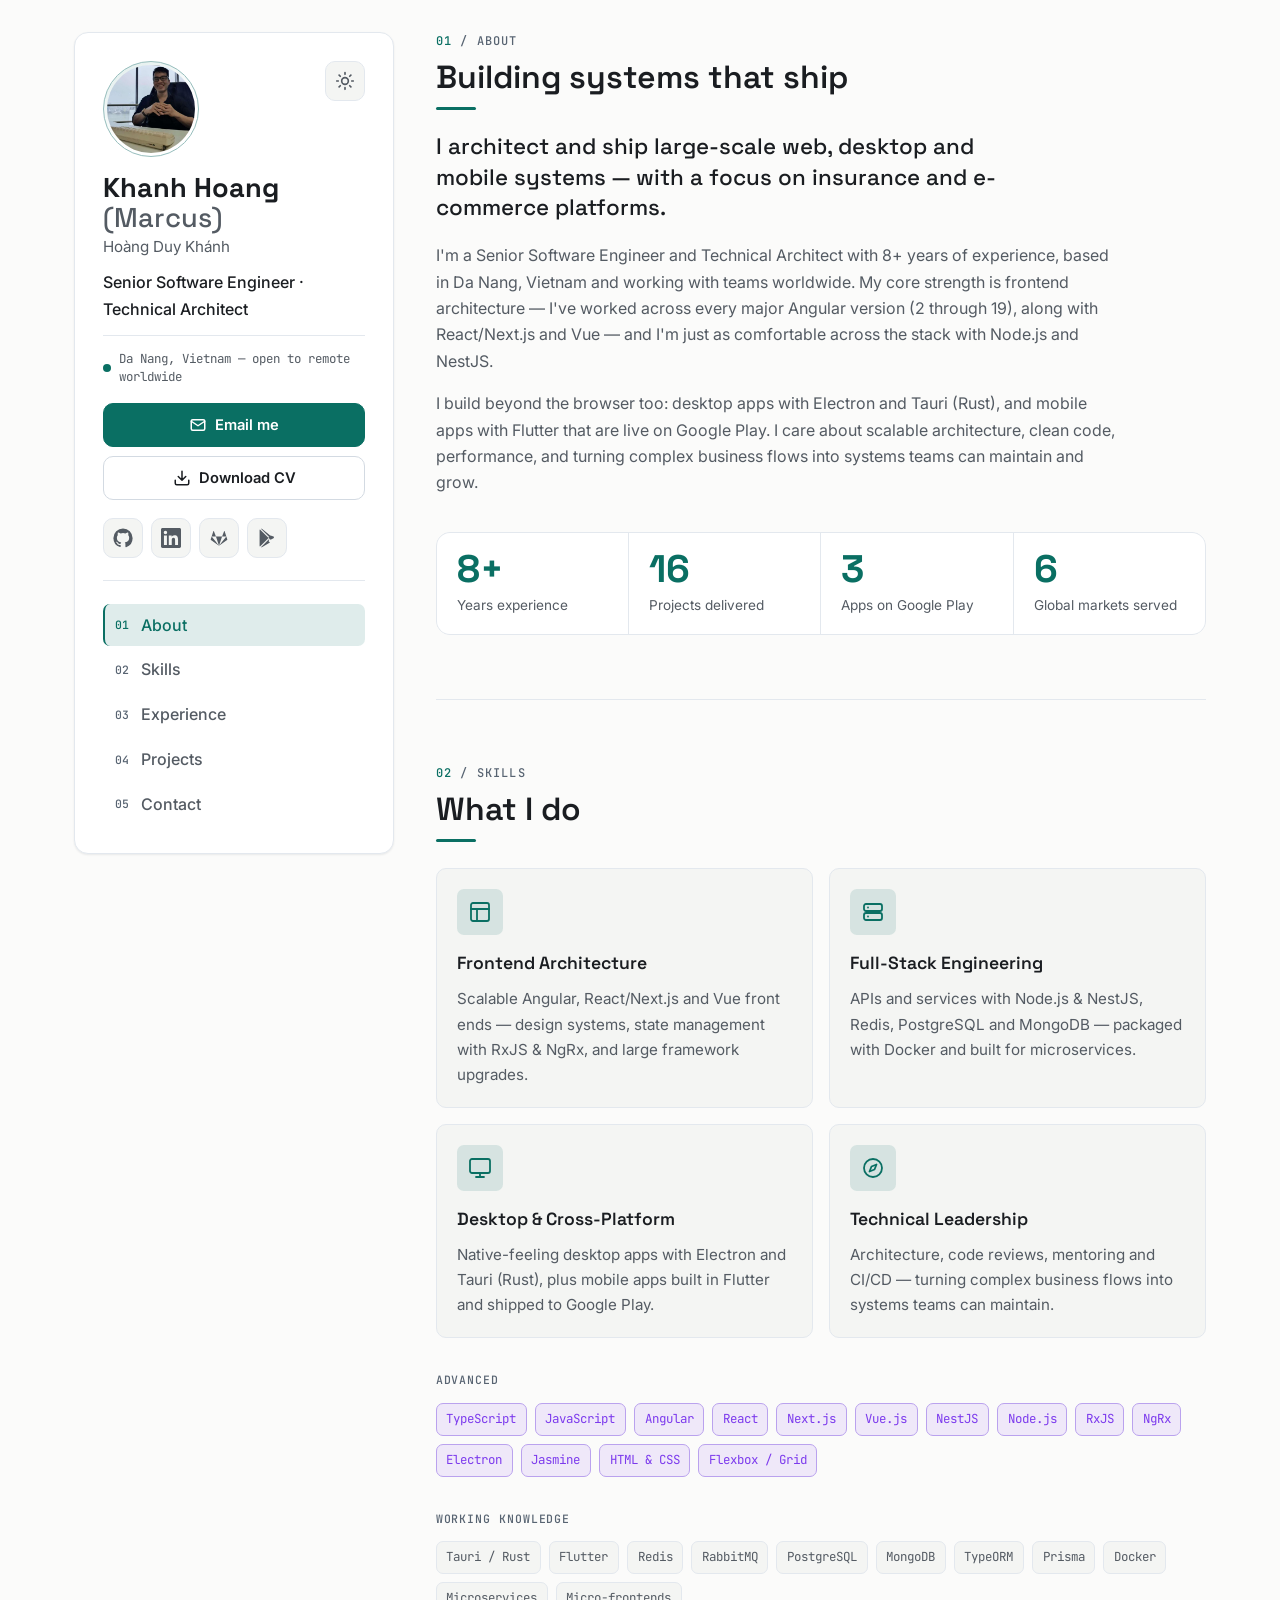
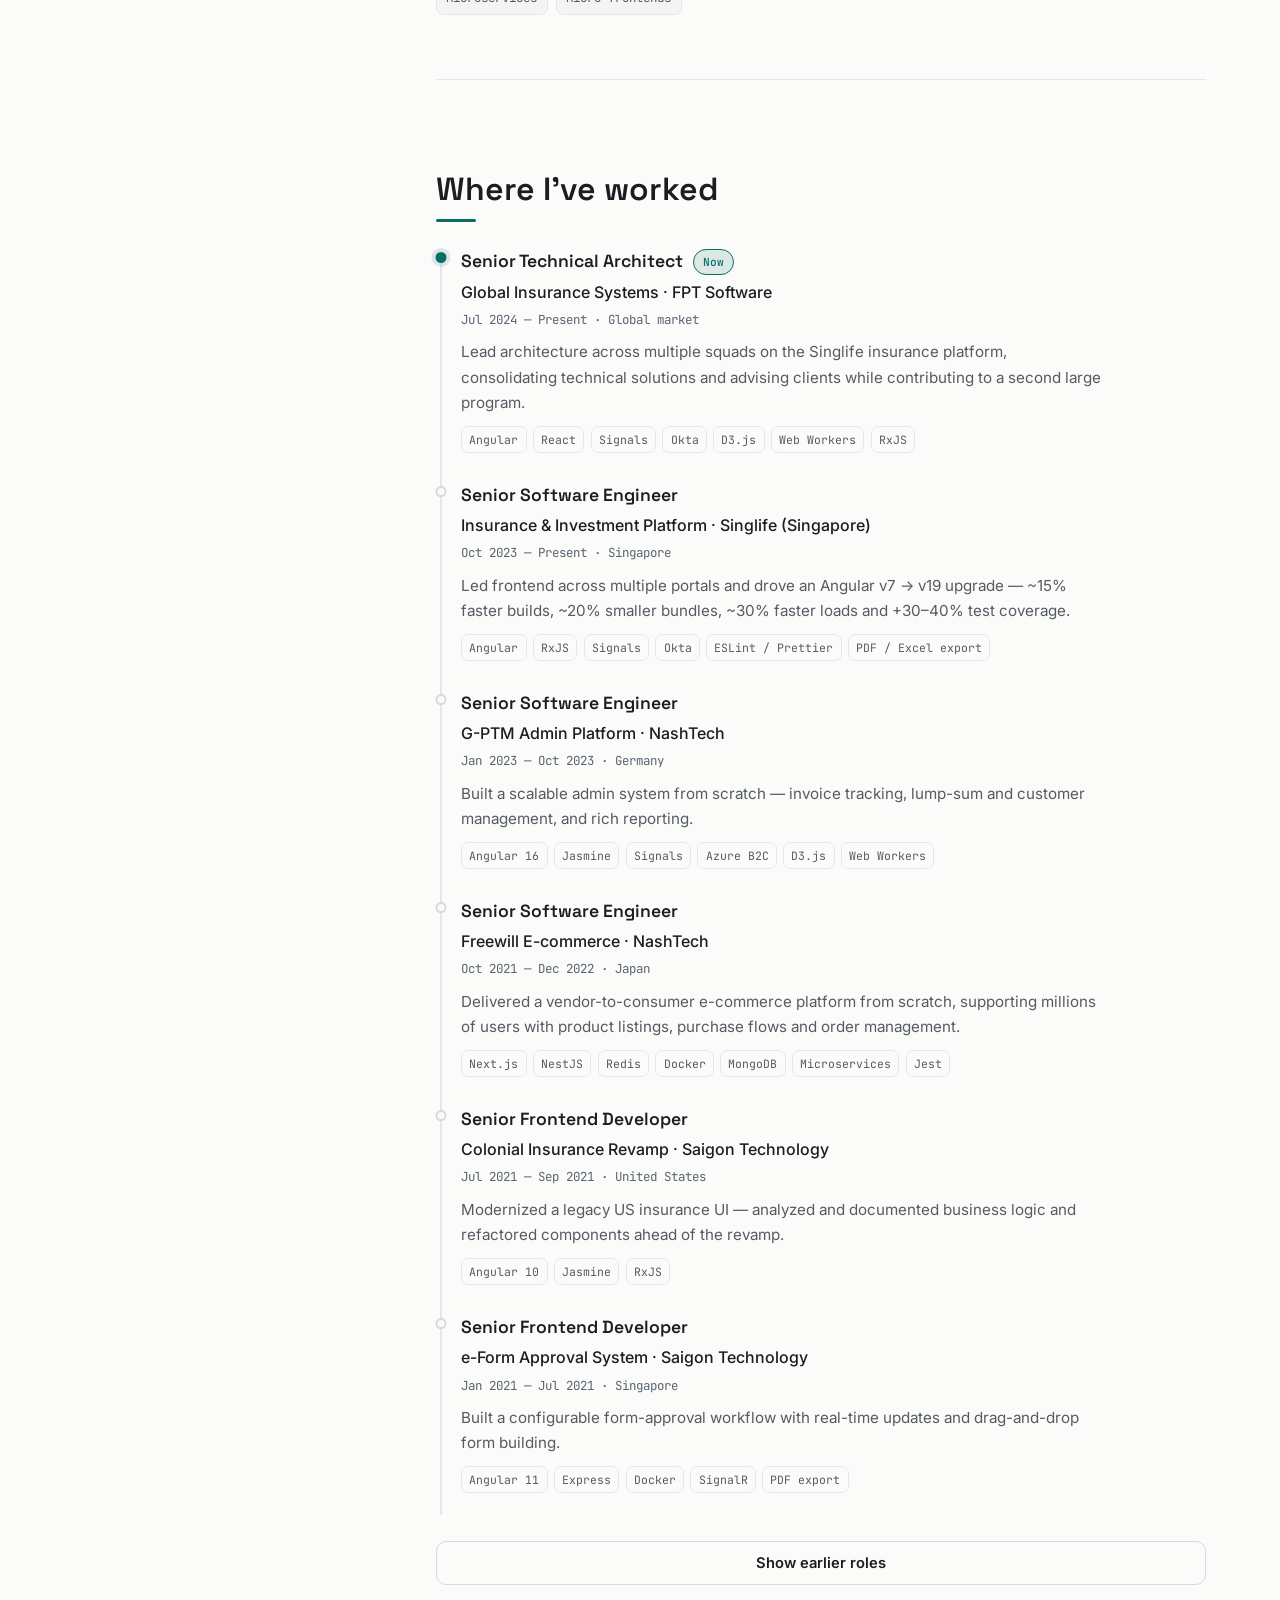
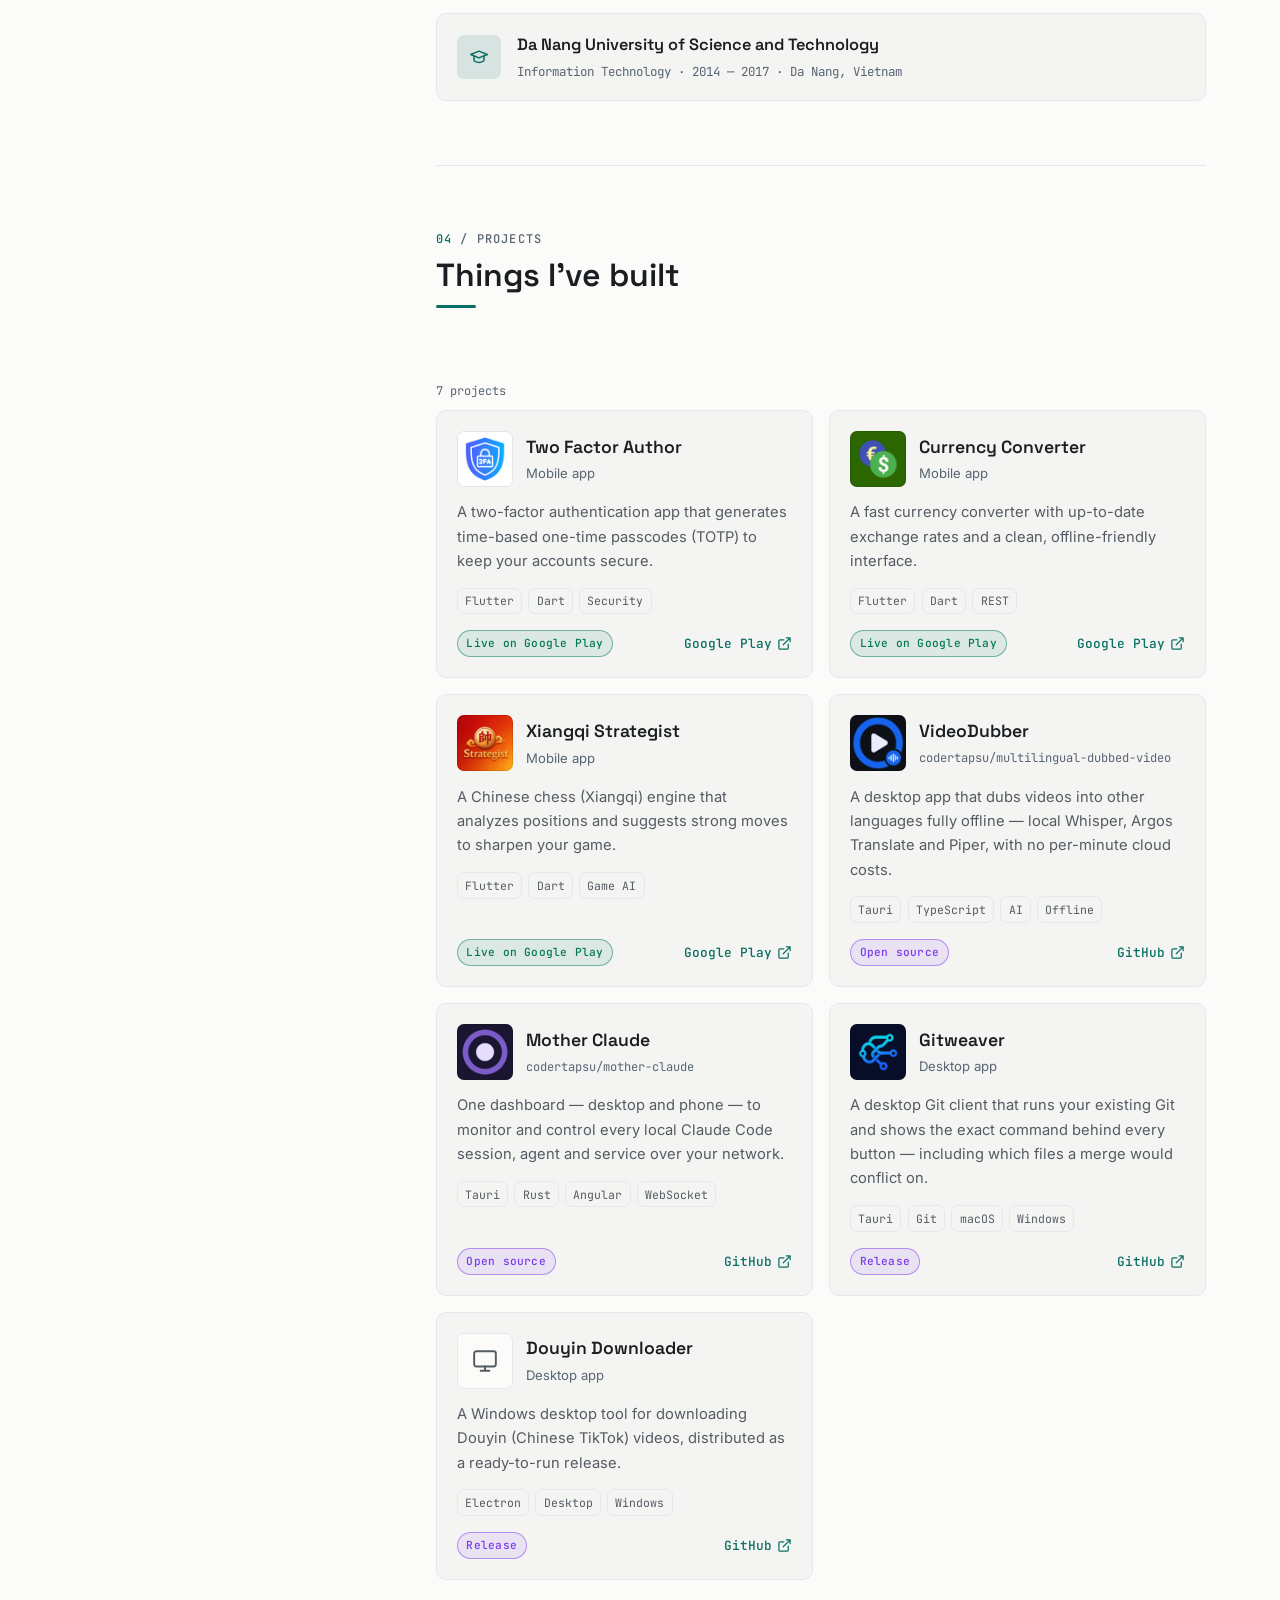
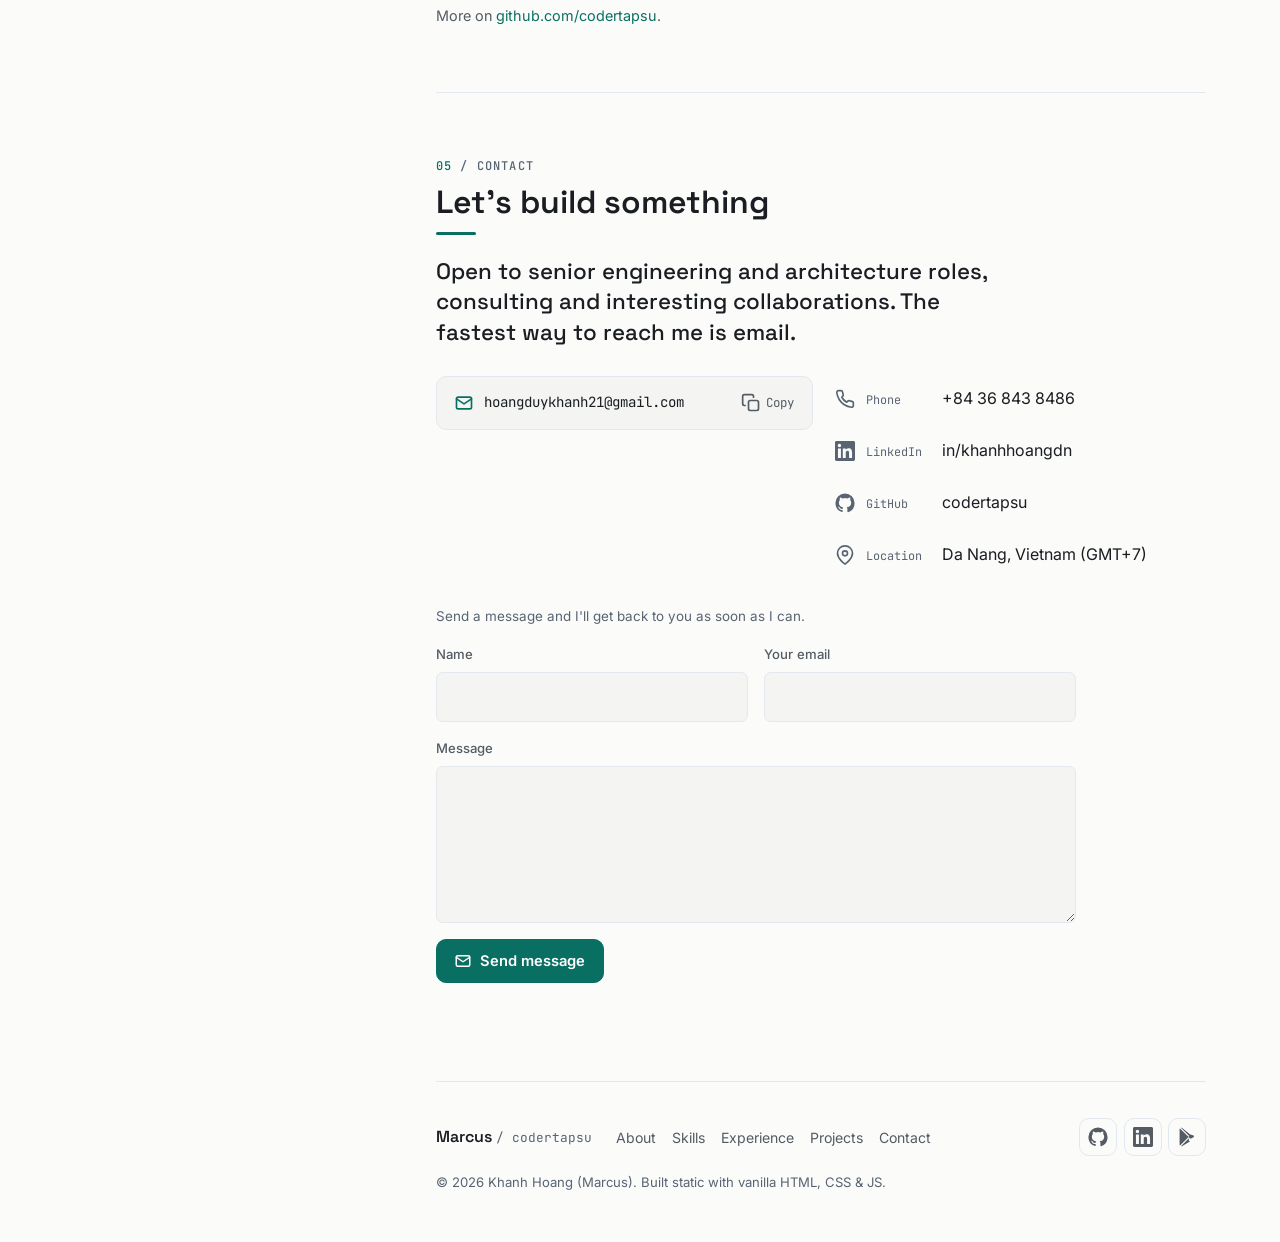
<file: index.html>
<!DOCTYPE html>
<html lang="en" data-theme="dark">

<head>
  <meta charset="UTF-8">
  <meta name="viewport" content="width=device-width, initial-scale=1.0">

  <title>Khanh Hoang (Marcus) — Senior Software Engineer &amp; Technical Architect</title>
  <meta name="description"
    content="Khanh Hoang (Marcus) — Senior Software Engineer &amp; Technical Architect with 8+ years building large-scale web, desktop and mobile systems in Angular, React, Node/NestJS, Tauri and Flutter. Based in Da Nang, Vietnam; open to remote work worldwide.">
  <meta name="author" content="Khanh Hoang (Marcus)">
  <meta name="keywords"
    content="Khanh Hoang, Marcus, codertapsu, Hoàng Duy Khánh, Senior Software Engineer, Technical Architect, Frontend Architect, Angular, React, Next.js, Vue.js, Node.js, NestJS, RxJS, Electron, Tauri, Rust, Flutter, Da Nang, Vietnam">
  <meta name="robots" content="index, follow">
  <link rel="canonical" href="https://codertapsu.github.io/">

  <!-- Theme colour matches the active palette in each scheme -->
  <meta name="theme-color" content="#0d1117" media="(prefers-color-scheme: dark)">
  <meta name="theme-color" content="#fbfbfa" media="(prefers-color-scheme: light)">
  <!-- media-less fallback kept in sync with the active theme by JS -->
  <meta name="theme-color" content="#0d1117">

  <!-- Open Graph / Twitter -->
  <meta property="og:type" content="profile">
  <meta property="og:title" content="Khanh Hoang (Marcus) — Senior Software Engineer &amp; Technical Architect">
  <meta property="og:description"
    content="8+ years building large-scale web, desktop and mobile systems in Angular, React, Node/NestJS, Tauri and Flutter. Based in Da Nang, Vietnam; open to remote work worldwide.">
  <meta property="og:url" content="https://codertapsu.github.io/">
  <meta property="og:image" content="https://codertapsu.github.io/assets/images/og-image.png">
  <meta property="og:image:width" content="1200">
  <meta property="og:image:height" content="630">
  <meta property="og:image:alt" content="Khanh Hoang (Marcus) — Senior Software Engineer &amp; Technical Architect">
  <meta property="og:site_name" content="Khanh Hoang (Marcus)">
  <meta property="profile:first_name" content="Khanh">
  <meta property="profile:last_name" content="Hoang">
  <meta property="profile:username" content="codertapsu">
  <meta name="twitter:card" content="summary_large_image">
  <meta name="twitter:title" content="Khanh Hoang (Marcus) — Senior Software Engineer &amp; Technical Architect">
  <meta name="twitter:description"
    content="8+ years building large-scale web, desktop and mobile systems in Angular, React, Node/NestJS, Tauri and Flutter.">
  <meta name="twitter:image" content="https://codertapsu.github.io/assets/images/og-image.png">
  <meta name="twitter:image:alt" content="Khanh Hoang (Marcus) — Senior Software Engineer &amp; Technical Architect">

  <!-- Favicons / PWA -->
  <link rel="icon" href="/favicon.ico" sizes="any">
  <link rel="icon" type="image/png" sizes="32x32" href="/assets/images/favicon-32.png">
  <link rel="icon" type="image/png" sizes="16x16" href="/assets/images/favicon-16.png">
  <link rel="apple-touch-icon" href="/assets/images/apple-touch-icon.png">
  <link rel="manifest" href="/site.webmanifest">
  <link rel="author" href="/humans.txt">

  <!-- Fonts: Space Grotesk (display), Inter (body), JetBrains Mono (mono accents). latin-ext covers Vietnamese diacritics. -->
  <link rel="preconnect" href="https://fonts.googleapis.com">
  <link rel="preconnect" href="https://fonts.gstatic.com" crossorigin>
  <link rel="preload" as="style"
    href="https://fonts.googleapis.com/css2?family=Inter:wght@400;500;600&family=JetBrains+Mono:wght@400;500&family=Space+Grotesk:wght@500;600;700&display=swap">
  <link rel="stylesheet"
    href="https://fonts.googleapis.com/css2?family=Inter:wght@400;500;600&family=JetBrains+Mono:wght@400;500&family=Space+Grotesk:wght@500;600;700&display=swap">

  <link rel="stylesheet" href="/assets/css/style.css">

  <!-- Apply saved/system theme before first paint to avoid a flash of the wrong theme -->
  <script>
    (function () {
      try {
        var stored = localStorage.getItem('theme');
        var theme = stored || (window.matchMedia('(prefers-color-scheme: light)').matches ? 'light' : 'dark');
        document.documentElement.setAttribute('data-theme', theme);
      } catch (e) { /* localStorage unavailable — keep default dark */ }
    })();
  </script>

  <!-- Structured data -->
  <script type="application/ld+json">
  {
    "@context": "https://schema.org",
    "@graph": [
      {
        "@type": "Person",
        "@id": "https://codertapsu.github.io/#person",
        "name": "Khanh Hoang",
        "alternateName": ["Hoàng Duy Khánh", "Marcus", "codertapsu"],
        "jobTitle": "Senior Software Engineer & Technical Architect",
        "url": "https://codertapsu.github.io/",
        "image": "https://codertapsu.github.io/assets/images/avatar.jpg",
        "email": "mailto:hoangduykhanh21@gmail.com",
        "telephone": "+84368438486",
        "address": {
          "@type": "PostalAddress",
          "addressLocality": "Da Nang",
          "addressCountry": "VN"
        },
        "alumniOf": {
          "@type": "CollegeOrUniversity",
          "name": "Da Nang University of Science and Technology"
        },
        "knowsAbout": ["Software Architecture", "Frontend Architecture", "Angular", "React", "Next.js", "Vue.js", "Node.js", "NestJS", "TypeScript", "RxJS", "NgRx", "Electron", "Tauri", "Rust", "Flutter", "Git", "Microservices", "Docker"],
        "sameAs": [
          "https://github.com/codertapsu",
          "https://www.linkedin.com/in/khanhhoangdn",
          "https://gitlab.com/codertapsu",
          "https://play.google.com/store/apps/developer?id=codertapsu"
        ]
      },
      {
        "@type": "WebSite",
        "@id": "https://codertapsu.github.io/#website",
        "url": "https://codertapsu.github.io/",
        "name": "Khanh Hoang (Marcus) — Portfolio",
        "description": "Portfolio of Khanh Hoang (Marcus), Senior Software Engineer & Technical Architect.",
        "inLanguage": "en",
        "author": { "@id": "https://codertapsu.github.io/#person" }
      }
    ]
  }
  </script>
</head>

<body>
  <a class="skip-link" href="#main">Skip to content</a>

  <!-- Inline SVG icon sprite (no icon-font CDN). Themes via currentColor. -->
  <svg width="0" height="0" aria-hidden="true" focusable="false" style="position:absolute">
    <defs>
      <symbol id="i-sun" viewBox="0 0 24 24" fill="none" stroke="currentColor" stroke-width="2" stroke-linecap="round" stroke-linejoin="round"><circle cx="12" cy="12" r="4"/><path d="M12 2v2M12 20v2M4.93 4.93l1.41 1.41M17.66 17.66l1.41 1.41M2 12h2M20 12h2M6.34 17.66l-1.41 1.41M19.07 4.93l-1.41 1.41"/></symbol>
      <symbol id="i-moon" viewBox="0 0 24 24" fill="none" stroke="currentColor" stroke-width="2" stroke-linecap="round" stroke-linejoin="round"><path d="M21 12.79A9 9 0 1 1 11.21 3 7 7 0 0 0 21 12.79z"/></symbol>
      <symbol id="i-github" viewBox="0 0 24 24"><path fill="currentColor" d="M12 .5A11.5 11.5 0 0 0 .5 12a11.5 11.5 0 0 0 7.86 10.92c.58.1.79-.25.79-.56v-2c-3.2.7-3.88-1.36-3.88-1.36-.53-1.34-1.29-1.7-1.29-1.7-1.05-.72.08-.7.08-.7 1.16.08 1.77 1.2 1.77 1.2 1.03 1.77 2.7 1.26 3.36.96.1-.75.4-1.26.73-1.55-2.56-.29-5.26-1.28-5.26-5.7 0-1.26.45-2.29 1.19-3.1-.12-.29-.52-1.46.11-3.05 0 0 .97-.31 3.18 1.18a11 11 0 0 1 5.79 0c2.2-1.49 3.17-1.18 3.17-1.18.63 1.59.23 2.76.11 3.05.74.81 1.19 1.84 1.19 3.1 0 4.43-2.7 5.41-5.27 5.69.41.36.78 1.06.78 2.14v3.17c0 .31.21.67.8.56A11.5 11.5 0 0 0 23.5 12 11.5 11.5 0 0 0 12 .5z"/></symbol>
      <symbol id="i-linkedin" viewBox="0 0 24 24"><path fill="currentColor" d="M20.45 20.45h-3.56v-5.57c0-1.33-.02-3.04-1.85-3.04-1.85 0-2.13 1.45-2.13 2.94v5.67H9.35V9h3.41v1.56h.05c.48-.9 1.64-1.85 3.37-1.85 3.6 0 4.27 2.37 4.27 5.46v6.28zM5.34 7.43a2.07 2.07 0 1 1 0-4.14 2.07 2.07 0 0 1 0 4.14zM7.12 20.45H3.55V9h3.57v11.45zM22.22 0H1.77C.79 0 0 .77 0 1.73v20.54C0 23.23.79 24 1.77 24h20.45c.98 0 1.78-.77 1.78-1.73V1.73C24 .77 23.2 0 22.22 0z"/></symbol>
      <symbol id="i-gitlab" viewBox="0 0 24 24"><path fill="currentColor" d="M12 21.42l3.68-11.33H8.32L12 21.42zM3.18 10.09L2.07 13.5a.75.75 0 0 0 .27.84L12 21.42 3.18 10.09zm5.14 0H3.18l2.04-6.28c.1-.32.56-.32.66 0l2.44 6.28zM20.82 10.09l1.11 3.41a.75.75 0 0 1-.27.84L12 21.42l8.82-11.33zm-5.14 0h5.14l-2.04-6.28c-.1-.32-.56-.32-.66 0l-2.44 6.28z"/></symbol>
      <symbol id="i-play" viewBox="0 0 24 24"><path fill="currentColor" d="M3.6 1.84a1 1 0 0 0-.5.87v18.58a1 1 0 0 0 .5.87l10.3-10.16L3.6 1.84zM16.3 9.05l-2.6 2.57 2.6 2.57 3.5-2a1.14 1.14 0 0 0 0-1.98l-3.5-1.16zm-1.36 3.93L4.7 23.1c.36.16.78.12 1.13-.08l9.74-5.55-1.63-1.49zM5.83.98c-.35-.2-.77-.24-1.13-.08l10.24 10.12 1.63-1.49L5.83.98z"/></symbol>
      <symbol id="i-mail" viewBox="0 0 24 24" fill="none" stroke="currentColor" stroke-width="2" stroke-linecap="round" stroke-linejoin="round"><rect x="3" y="5" width="18" height="14" rx="2"/><path d="m3 7 9 6 9-6"/></symbol>
      <symbol id="i-phone" viewBox="0 0 24 24" fill="none" stroke="currentColor" stroke-width="2" stroke-linecap="round" stroke-linejoin="round"><path d="M22 16.92v3a2 2 0 0 1-2.18 2 19.8 19.8 0 0 1-8.63-3.07 19.5 19.5 0 0 1-6-6 19.8 19.8 0 0 1-3.07-8.67A2 2 0 0 1 4.11 2h3a2 2 0 0 1 2 1.72c.13.96.36 1.9.7 2.81a2 2 0 0 1-.45 2.11L8.09 9.91a16 16 0 0 0 6 6l1.27-1.27a2 2 0 0 1 2.11-.45c.9.34 1.85.57 2.81.7A2 2 0 0 1 22 16.92z"/></symbol>
      <symbol id="i-pin" viewBox="0 0 24 24" fill="none" stroke="currentColor" stroke-width="2" stroke-linecap="round" stroke-linejoin="round"><path d="M21 10c0 7-9 13-9 13s-9-6-9-13a9 9 0 0 1 18 0z"/><circle cx="12" cy="10" r="3"/></symbol>
      <symbol id="i-external" viewBox="0 0 24 24" fill="none" stroke="currentColor" stroke-width="2" stroke-linecap="round" stroke-linejoin="round"><path d="M15 3h6v6M10 14 21 3M18 13v6a2 2 0 0 1-2 2H5a2 2 0 0 1-2-2V8a2 2 0 0 1 2-2h6"/></symbol>
      <symbol id="i-copy" viewBox="0 0 24 24" fill="none" stroke="currentColor" stroke-width="2" stroke-linecap="round" stroke-linejoin="round"><rect x="9" y="9" width="12" height="12" rx="2"/><path d="M5 15H4a2 2 0 0 1-2-2V4a2 2 0 0 1 2-2h9a2 2 0 0 1 2 2v1"/></symbol>
      <symbol id="i-check" viewBox="0 0 24 24" fill="none" stroke="currentColor" stroke-width="2" stroke-linecap="round" stroke-linejoin="round"><path d="M20 6 9 17l-5-5"/></symbol>
      <symbol id="i-download" viewBox="0 0 24 24" fill="none" stroke="currentColor" stroke-width="2" stroke-linecap="round" stroke-linejoin="round"><path d="M21 15v4a2 2 0 0 1-2 2H5a2 2 0 0 1-2-2v-4M7 10l5 5 5-5M12 15V3"/></symbol>
      <symbol id="i-arrow-up" viewBox="0 0 24 24" fill="none" stroke="currentColor" stroke-width="2" stroke-linecap="round" stroke-linejoin="round"><path d="M12 19V5M5 12l7-7 7 7"/></symbol>
      <symbol id="i-layout" viewBox="0 0 24 24" fill="none" stroke="currentColor" stroke-width="1.8" stroke-linecap="round" stroke-linejoin="round"><rect x="3" y="3" width="18" height="18" rx="2"/><path d="M3 9h18M9 21V9"/></symbol>
      <symbol id="i-server" viewBox="0 0 24 24" fill="none" stroke="currentColor" stroke-width="1.8" stroke-linecap="round" stroke-linejoin="round"><rect x="3" y="4" width="18" height="7" rx="2"/><rect x="3" y="13" width="18" height="7" rx="2"/><path d="M7 7.5h.01M7 16.5h.01"/></symbol>
      <symbol id="i-monitor" viewBox="0 0 24 24" fill="none" stroke="currentColor" stroke-width="1.8" stroke-linecap="round" stroke-linejoin="round"><rect x="2" y="3" width="20" height="14" rx="2"/><path d="M8 21h8M12 17v4"/></symbol>
      <symbol id="i-compass" viewBox="0 0 24 24" fill="none" stroke="currentColor" stroke-width="1.8" stroke-linecap="round" stroke-linejoin="round"><circle cx="12" cy="12" r="9"/><path d="m15.5 8.5-2 5-5 2 2-5 5-2z"/></symbol>
      <symbol id="i-graduation" viewBox="0 0 24 24" fill="none" stroke="currentColor" stroke-width="1.8" stroke-linecap="round" stroke-linejoin="round"><path d="M22 9 12 5 2 9l10 4 10-4z"/><path d="M6 10.5V16c0 1 2.7 2.5 6 2.5s6-1.5 6-2.5v-5.5"/></symbol>
    </defs>
  </svg>

  <!-- Sticky top bar (tablet / mobile only) -->
  <div class="topbar">
    <a class="topbar__brand" href="#about" aria-label="Khanh Hoang (Marcus) — top of page">
      <span class="topbar__brand-mark">M</span>
      <span class="topbar__brand-text">Marcus<span class="topbar__brand-sub"> / codertapsu</span></span>
    </a>
    <nav class="topbar__nav" aria-label="Sections">
      <a href="#about" data-nav>About</a>
      <a href="#skills" data-nav>Skills</a>
      <a href="#experience" data-nav>Experience</a>
      <a href="#projects" data-nav>Projects</a>
      <a href="#contact" data-nav>Contact</a>
    </nav>
    <button type="button" class="icon-btn topbar__theme" data-theme-toggle aria-pressed="true"
      aria-label="Dark theme">
      <svg class="icon icon--moon" aria-hidden="true"><use href="#i-moon"></use></svg>
      <svg class="icon icon--sun" aria-hidden="true"><use href="#i-sun"></use></svg>
    </button>
    <div class="scroll-progress" data-scroll-progress aria-hidden="true"></div>
  </div>

  <div class="layout">

    <!-- Identity card -->
    <header class="identity">
      <div class="identity__top">
        <figure class="identity__avatar">
          <img src="/assets/images/avatar.jpg" width="96" height="96"
            alt="Portrait of Khanh Hoang (Marcus)">
        </figure>
        <button type="button" class="icon-btn identity__theme" data-theme-toggle aria-pressed="true"
          aria-label="Dark theme">
          <svg class="icon icon--moon" aria-hidden="true"><use href="#i-moon"></use></svg>
          <svg class="icon icon--sun" aria-hidden="true"><use href="#i-sun"></use></svg>
        </button>
      </div>

      <h1 class="identity__name">Khanh Hoang <span class="identity__alias">(Marcus)</span></h1>
      <p class="identity__vname" lang="vi">Hoàng Duy Khánh</p>
      <p class="identity__role">Senior Software Engineer <span aria-hidden="true">·</span> Technical Architect</p>

      <p class="identity__status">
        <span class="status-dot" aria-hidden="true"></span>
        <span>Da Nang, Vietnam — open to remote worldwide</span>
      </p>

      <div class="identity__cta">
        <a class="btn btn--primary" href="mailto:hoangduykhanh21@gmail.com">
          <svg class="icon" aria-hidden="true"><use href="#i-mail"></use></svg>
          <span>Email me</span>
        </a>
        <a class="btn btn--ghost"
          href="https://docs.google.com/document/d/1BOnp7_R7WwyaU9pjC7b275d3elbm4ogZ/export?format=pdf"
          target="_blank" rel="noopener noreferrer">
          <svg class="icon" aria-hidden="true"><use href="#i-download"></use></svg>
          <span>Download CV</span>
        </a>
      </div>

      <ul class="identity__social">
        <li>
          <a href="https://github.com/codertapsu" target="_blank" rel="noopener noreferrer" aria-label="GitHub (opens in a new tab)">
            <svg class="icon" aria-hidden="true"><use href="#i-github"></use></svg>
          </a>
        </li>
        <li>
          <a href="https://www.linkedin.com/in/khanhhoangdn" target="_blank" rel="noopener noreferrer" aria-label="LinkedIn (opens in a new tab)">
            <svg class="icon" aria-hidden="true"><use href="#i-linkedin"></use></svg>
          </a>
        </li>
        <li>
          <a href="https://gitlab.com/codertapsu" target="_blank" rel="noopener noreferrer" aria-label="GitLab (opens in a new tab)">
            <svg class="icon" aria-hidden="true"><use href="#i-gitlab"></use></svg>
          </a>
        </li>
        <li>
          <a href="https://play.google.com/store/apps/developer?id=codertapsu" target="_blank" rel="noopener noreferrer" aria-label="Google Play developer page (opens in a new tab)">
            <svg class="icon" aria-hidden="true"><use href="#i-play"></use></svg>
          </a>
        </li>
      </ul>

      <nav class="identity__nav" aria-label="Sections">
        <ul>
          <li><a href="#about" data-nav><span class="identity__nav-i">01</span> About</a></li>
          <li><a href="#skills" data-nav><span class="identity__nav-i">02</span> Skills</a></li>
          <li><a href="#experience" data-nav><span class="identity__nav-i">03</span> Experience</a></li>
          <li><a href="#projects" data-nav><span class="identity__nav-i">04</span> Projects</a></li>
          <li><a href="#contact" data-nav><span class="identity__nav-i">05</span> Contact</a></li>
        </ul>
      </nav>
    </header>

    <!-- Content column -->
    <div class="content">
      <main id="main" tabindex="-1">

        <!-- 01 · About -->
        <section id="about" class="section" aria-labelledby="about-title">
          <p class="eyebrow"><span>01</span> / About</p>
          <h2 id="about-title" class="section__title">Building systems that ship</h2>

          <p class="lead">I architect and ship large-scale web, desktop and mobile systems —
            with a focus on insurance and e-commerce platforms.</p>

          <div class="prose">
            <p>I'm a Senior Software Engineer and Technical Architect with 8+ years of experience,
              based in Da Nang, Vietnam and working with teams worldwide. My core strength is
              frontend architecture — I've worked across every major Angular version (2 through 19),
              along with React/Next.js and Vue — and I'm just as comfortable across the stack with
              Node.js and NestJS.</p>
            <p>I build beyond the browser too: desktop apps with Electron and Tauri (Rust), and mobile
              apps with Flutter that are live on Google Play. I care about scalable architecture,
              clean code, performance, and turning complex business flows into systems teams can
              maintain and grow.</p>
          </div>

          <!-- Stats -->
          <ul class="stats" aria-label="Career at a glance">
            <li class="stat">
              <span class="stat__num" data-count="8" data-suffix="+">8+</span>
              <span class="stat__label">Years experience</span>
            </li>
            <li class="stat">
              <span class="stat__num" data-count="16">16</span>
              <span class="stat__label">Projects delivered</span>
            </li>
            <li class="stat">
              <span class="stat__num" data-count="3">3</span>
              <span class="stat__label">Apps on Google Play</span>
            </li>
            <li class="stat">
              <span class="stat__num" data-count="6">6</span>
              <span class="stat__label">Global markets served</span>
            </li>
          </ul>
        </section>

        <!-- 02 · Skills -->
        <section id="skills" class="section" aria-labelledby="skills-title">
          <p class="eyebrow"><span>02</span> / Skills</p>
          <h2 id="skills-title" class="section__title">What I do</h2>

          <ul class="services">
            <li class="service">
              <span class="service__icon"><svg class="icon" aria-hidden="true"><use href="#i-layout"></use></svg></span>
              <h3 class="service__title">Frontend Architecture</h3>
              <p class="service__text">Scalable Angular, React/Next.js and Vue front ends — design systems,
                state management with RxJS &amp; NgRx, and large framework upgrades.</p>
            </li>
            <li class="service">
              <span class="service__icon"><svg class="icon" aria-hidden="true"><use href="#i-server"></use></svg></span>
              <h3 class="service__title">Full-Stack Engineering</h3>
              <p class="service__text">APIs and services with Node.js &amp; NestJS, Redis, PostgreSQL and MongoDB —
                packaged with Docker and built for microservices.</p>
            </li>
            <li class="service">
              <span class="service__icon"><svg class="icon" aria-hidden="true"><use href="#i-monitor"></use></svg></span>
              <h3 class="service__title">Desktop &amp; Cross-Platform</h3>
              <p class="service__text">Native-feeling desktop apps with Electron and Tauri (Rust),
                plus mobile apps built in Flutter and shipped to Google Play.</p>
            </li>
            <li class="service">
              <span class="service__icon"><svg class="icon" aria-hidden="true"><use href="#i-compass"></use></svg></span>
              <h3 class="service__title">Technical Leadership</h3>
              <p class="service__text">Architecture, code reviews, mentoring and CI/CD —
                turning complex business flows into systems teams can maintain.</p>
            </li>
          </ul>

          <div class="skills-cluster">
            <h3 class="skills-cluster__label">Advanced</h3>
            <ul class="chips" aria-label="Advanced skills">
              <li class="chip chip--adv">TypeScript</li>
              <li class="chip chip--adv">JavaScript</li>
              <li class="chip chip--adv">Angular</li>
              <li class="chip chip--adv">React</li>
              <li class="chip chip--adv">Next.js</li>
              <li class="chip chip--adv">Vue.js</li>
              <li class="chip chip--adv">NestJS</li>
              <li class="chip chip--adv">Node.js</li>
              <li class="chip chip--adv">RxJS</li>
              <li class="chip chip--adv">NgRx</li>
              <li class="chip chip--adv">Electron</li>
              <li class="chip chip--adv">Jasmine</li>
              <li class="chip chip--adv">HTML &amp; CSS</li>
              <li class="chip chip--adv">Flexbox / Grid</li>
            </ul>
          </div>

          <div class="skills-cluster">
            <h3 class="skills-cluster__label">Working knowledge</h3>
            <ul class="chips" aria-label="Working-knowledge skills">
              <li class="chip">Tauri / Rust</li>
              <li class="chip">Flutter</li>
              <li class="chip">Redis</li>
              <li class="chip">RabbitMQ</li>
              <li class="chip">PostgreSQL</li>
              <li class="chip">MongoDB</li>
              <li class="chip">TypeORM</li>
              <li class="chip">Prisma</li>
              <li class="chip">Docker</li>
              <li class="chip">Microservices</li>
              <li class="chip">Micro-frontends</li>
            </ul>
          </div>
        </section>

        <!-- 03 · Experience -->
        <section id="experience" class="section" aria-labelledby="experience-title">
          <p class="eyebrow"><span>03</span> / Experience</p>
          <h2 id="experience-title" class="section__title">Where I've worked</h2>

          <ol class="timeline">
            <li class="tl">
              <div class="tl__head">
                <h3 class="tl__role">Senior Technical Architect</h3>
                <span class="badge badge--now">Now</span>
              </div>
              <p class="tl__org">Global Insurance Systems <span aria-hidden="true">·</span> FPT Software</p>
              <p class="tl__meta"><span>Jul 2024 — Present</span> <span aria-hidden="true">·</span> <span>Global market</span></p>
              <p class="tl__text">Lead architecture across multiple squads on the Singlife insurance platform,
                consolidating technical solutions and advising clients while contributing to a second large program.</p>
              <ul class="tl__tags">
                <li>Angular</li><li>React</li><li>Signals</li><li>Okta</li><li>D3.js</li><li>Web Workers</li><li>RxJS</li>
              </ul>
            </li>

            <li class="tl">
              <h3 class="tl__role">Senior Software Engineer</h3>
              <p class="tl__org">Insurance &amp; Investment Platform <span aria-hidden="true">·</span> Singlife (Singapore)</p>
              <p class="tl__meta"><span>Oct 2023 — Present</span> <span aria-hidden="true">·</span> <span>Singapore</span></p>
              <p class="tl__text">Led frontend across multiple portals and drove an Angular v7 → v19 upgrade —
                ~15% faster builds, ~20% smaller bundles, ~30% faster loads and +30–40% test coverage.</p>
              <ul class="tl__tags">
                <li>Angular</li><li>RxJS</li><li>Signals</li><li>Okta</li><li>ESLint / Prettier</li><li>PDF / Excel export</li>
              </ul>
            </li>

            <li class="tl">
              <h3 class="tl__role">Senior Software Engineer</h3>
              <p class="tl__org">G-PTM Admin Platform <span aria-hidden="true">·</span> NashTech</p>
              <p class="tl__meta"><span>Jan 2023 — Oct 2023</span> <span aria-hidden="true">·</span> <span>Germany</span></p>
              <p class="tl__text">Built a scalable admin system from scratch — invoice tracking, lump-sum and
                customer management, and rich reporting.</p>
              <ul class="tl__tags">
                <li>Angular 16</li><li>Jasmine</li><li>Signals</li><li>Azure B2C</li><li>D3.js</li><li>Web Workers</li>
              </ul>
            </li>

            <li class="tl">
              <h3 class="tl__role">Senior Software Engineer</h3>
              <p class="tl__org">Freewill E-commerce <span aria-hidden="true">·</span> NashTech</p>
              <p class="tl__meta"><span>Oct 2021 — Dec 2022</span> <span aria-hidden="true">·</span> <span>Japan</span></p>
              <p class="tl__text">Delivered a vendor-to-consumer e-commerce platform from scratch, supporting
                millions of users with product listings, purchase flows and order management.</p>
              <ul class="tl__tags">
                <li>Next.js</li><li>NestJS</li><li>Redis</li><li>Docker</li><li>MongoDB</li><li>Microservices</li><li>Jest</li>
              </ul>
            </li>

            <li class="tl">
              <h3 class="tl__role">Senior Frontend Developer</h3>
              <p class="tl__org">Colonial Insurance Revamp <span aria-hidden="true">·</span> Saigon Technology</p>
              <p class="tl__meta"><span>Jul 2021 — Sep 2021</span> <span aria-hidden="true">·</span> <span>United States</span></p>
              <p class="tl__text">Modernized a legacy US insurance UI — analyzed and documented business logic
                and refactored components ahead of the revamp.</p>
              <ul class="tl__tags"><li>Angular 10</li><li>Jasmine</li><li>RxJS</li></ul>
            </li>

            <li class="tl">
              <h3 class="tl__role">Senior Frontend Developer</h3>
              <p class="tl__org">e-Form Approval System <span aria-hidden="true">·</span> Saigon Technology</p>
              <p class="tl__meta"><span>Jan 2021 — Jul 2021</span> <span aria-hidden="true">·</span> <span>Singapore</span></p>
              <p class="tl__text">Built a configurable form-approval workflow with real-time updates and
                drag-and-drop form building.</p>
              <ul class="tl__tags"><li>Angular 11</li><li>Express</li><li>Docker</li><li>SignalR</li><li>PDF export</li></ul>
            </li>

            <!-- Earlier roles (kept in the DOM for SEO &amp; print; collapsed by default) -->
            <li class="tl tl--more" hidden>
              <h3 class="tl__role">Senior Frontend Developer</h3>
              <p class="tl__org">HConnect <span aria-hidden="true">·</span> Saigon Technology</p>
              <p class="tl__meta"><span>Oct 2020 — Dec 2020</span> <span aria-hidden="true">·</span> <span>United States / Australia</span></p>
              <p class="tl__text">Delivered customer-facing features for the HConnect web app and a seasonal
                interactive Xmas-Card experience.</p>
              <ul class="tl__tags"><li>Next.js</li><li>React</li><li>RxJS</li></ul>
            </li>

            <li class="tl tl--more" hidden>
              <h3 class="tl__role">Senior Frontend Developer</h3>
              <p class="tl__org">Sitecore Admin <span aria-hidden="true">·</span> Saigon Technology</p>
              <p class="tl__meta"><span>Jun 2020 — Sep 2020</span> <span aria-hidden="true">·</span> <span>Australia</span></p>
              <p class="tl__text">Built and maintained content-management components on the Sitecore platform.</p>
              <ul class="tl__tags"><li>Sitecore</li><li>C# MVC</li><li>Razor</li></ul>
            </li>

            <li class="tl tl--more" hidden>
              <h3 class="tl__role">Senior Frontend Developer</h3>
              <p class="tl__org">Facelift <span aria-hidden="true">·</span> Saigon Technology</p>
              <p class="tl__meta"><span>Mar 2020 — Aug 2020</span> <span aria-hidden="true">·</span> <span>Singapore</span></p>
              <p class="tl__text">Built a document-comparison product with interactive charts and a refreshed UI.</p>
              <ul class="tl__tags"><li>Vue.js</li><li>Vuex</li><li>Charts</li></ul>
            </li>

            <li class="tl tl--more" hidden>
              <h3 class="tl__role">Frontend Developer</h3>
              <p class="tl__org">Appraisal <span aria-hidden="true">·</span> Saigon Technology</p>
              <p class="tl__meta"><span>Dec 2019 — Feb 2020</span> <span aria-hidden="true">·</span> <span>Vietnam</span></p>
              <p class="tl__text">Delivered an appraisal management UI with rich data tables, charts and state management.</p>
              <ul class="tl__tags"><li>Angular 8</li><li>NgRx</li><li>Angular Material</li><li>Ant Design</li><li>Highcharts</li></ul>
            </li>

            <li class="tl tl--more" hidden>
              <h3 class="tl__role">Frontend Developer</h3>
              <p class="tl__org">Recruiting <span aria-hidden="true">·</span> Saigon Technology</p>
              <p class="tl__meta"><span>Jun 2019 — Nov 2019</span> <span aria-hidden="true">·</span> <span>Vietnam</span></p>
              <p class="tl__text">Built features for a recruiting platform with a component-driven Vue UI.</p>
              <ul class="tl__tags"><li>Vue.js</li><li>Vuetify</li></ul>
            </li>

            <li class="tl tl--more" hidden>
              <h3 class="tl__role">Frontend Developer</h3>
              <p class="tl__org">Drop Consumer Services <span aria-hidden="true">·</span> Acazia Software</p>
              <p class="tl__meta"><span>Aug 2018 — May 2019</span> <span aria-hidden="true">·</span> <span>United States</span></p>
              <p class="tl__text">Built interactive consumer-services web views with animations and in-app payments.</p>
              <ul class="tl__tags"><li>React</li><li>TypeScript</li><li>RxJS</li><li>GSAP</li><li>Stripe</li><li>SASS</li></ul>
            </li>

            <li class="tl tl--more" hidden>
              <h3 class="tl__role">Frontend Developer</h3>
              <p class="tl__org">Legal Timber Sources Database <span aria-hidden="true">·</span> BYS</p>
              <p class="tl__meta"><span>Jan 2017 — Sep 2017</span> <span aria-hidden="true">·</span> <span>Vietnam</span></p>
              <p class="tl__text">Built data-management screens for a legal timber sourcing system.</p>
              <ul class="tl__tags"><li>Angular 4</li><li>TypeScript</li><li>Angular Material</li><li>SASS</li></ul>
            </li>

            <li class="tl tl--more" hidden>
              <h3 class="tl__role">Frontend Developer</h3>
              <p class="tl__org">Hoa Binh Bidding Package Management <span aria-hidden="true">·</span> BYS</p>
              <p class="tl__meta"><span>Mar 2016 — Dec 2016</span> <span aria-hidden="true">·</span> <span>Vietnam</span></p>
              <p class="tl__text">Built bidding and package-management screens for a construction enterprise.</p>
              <ul class="tl__tags"><li>Angular 4</li><li>Angular Material</li><li>Bootstrap</li><li>SASS</li></ul>
            </li>

            <li class="tl tl--more" hidden>
              <h3 class="tl__role">Frontend Developer</h3>
              <p class="tl__org">Vinmus CRM <span aria-hidden="true">·</span> BYS</p>
              <p class="tl__meta"><span>Dec 2015 — Feb 2016</span> <span aria-hidden="true">·</span> <span>Vietnam</span></p>
              <p class="tl__text">Built CRM modules on one of the earliest Angular 2 releases.</p>
              <ul class="tl__tags"><li>Angular 2</li><li>Angular Material</li><li>Bootstrap</li><li>SASS</li></ul>
            </li>
          </ol>

          <button type="button" class="btn btn--ghost btn--block" data-more-toggle aria-expanded="false">
            <span>Show earlier roles</span>
          </button>

          <div class="edu">
            <span class="edu__icon"><svg class="icon" aria-hidden="true"><use href="#i-graduation"></use></svg></span>
            <div>
              <h3 class="edu__title">Da Nang University of Science and Technology</h3>
              <p class="edu__meta">Information Technology <span aria-hidden="true">·</span> 2014 — 2017 <span aria-hidden="true">·</span> Da Nang, Vietnam</p>
            </div>
          </div>
        </section>

        <!-- 04 · Projects -->
        <section id="projects" class="section" aria-labelledby="projects-title">
          <p class="eyebrow"><span>04</span> / Projects</p>
          <h2 id="projects-title" class="section__title">Things I've built</h2>

          <div class="filters" role="group" aria-label="Filter projects">
            <button type="button" class="filter is-active" data-filter="all" aria-pressed="true">All</button>
            <button type="button" class="filter" data-filter="mobile" aria-pressed="false">Mobile apps</button>
            <button type="button" class="filter" data-filter="open-source" aria-pressed="false">Open source</button>
            <button type="button" class="filter" data-filter="desktop" aria-pressed="false">Desktop</button>
          </div>
          <p class="filters__count" data-filter-count aria-live="polite"></p>

          <ul class="projects">
            <li class="project" data-category="mobile">
              <div class="project__head">
                <img class="project__icon" src="/assets/images/apps/two-factor-author.png" width="56" height="56"
                  alt="Two Factor Author app icon" loading="lazy" decoding="async">
                <div>
                  <h3 class="project__title">Two Factor Author</h3>
                  <p class="project__cat">Mobile app</p>
                </div>
              </div>
              <p class="project__text">A two-factor authentication app that generates time-based one-time
                passcodes (TOTP) to keep your accounts secure.</p>
              <ul class="project__tags"><li>Flutter</li><li>Dart</li><li>Security</li></ul>
              <div class="project__foot">
                <span class="badge badge--live">Live on Google Play</span>
                <a class="project__link" href="https://play.google.com/store/apps/details?id=com.codertapsu.two_factor_author"
                  target="_blank" rel="noopener noreferrer">
                  Google Play <svg class="icon icon--sm" aria-hidden="true"><use href="#i-external"></use></svg>
                </a>
              </div>
            </li>

            <li class="project" data-category="mobile">
              <div class="project__head">
                <img class="project__icon" src="/assets/images/apps/currency-converter.png" width="56" height="56"
                  alt="Currency Converter app icon" loading="lazy" decoding="async">
                <div>
                  <h3 class="project__title">Currency Converter</h3>
                  <p class="project__cat">Mobile app</p>
                </div>
              </div>
              <p class="project__text">A fast currency converter with up-to-date exchange rates and a clean,
                offline-friendly interface.</p>
              <ul class="project__tags"><li>Flutter</li><li>Dart</li><li>REST</li></ul>
              <div class="project__foot">
                <span class="badge badge--live">Live on Google Play</span>
                <a class="project__link" href="https://play.google.com/store/apps/details?id=com.codertapsu.currency_converter"
                  target="_blank" rel="noopener noreferrer">
                  Google Play <svg class="icon icon--sm" aria-hidden="true"><use href="#i-external"></use></svg>
                </a>
              </div>
            </li>

            <li class="project" data-category="mobile">
              <div class="project__head">
                <img class="project__icon" src="/assets/images/apps/xiangqi-strategist.png" width="56" height="56"
                  alt="Xiangqi Strategist app icon" loading="lazy" decoding="async">
                <div>
                  <h3 class="project__title">Xiangqi Strategist</h3>
                  <p class="project__cat">Mobile app</p>
                </div>
              </div>
              <p class="project__text">A Chinese chess (Xiangqi) engine that analyzes positions and suggests
                strong moves to sharpen your game.</p>
              <ul class="project__tags"><li>Flutter</li><li>Dart</li><li>Game AI</li></ul>
              <div class="project__foot">
                <span class="badge badge--live">Live on Google Play</span>
                <a class="project__link" href="https://play.google.com/store/apps/details?id=com.codertapsu.xiangqi_solver"
                  target="_blank" rel="noopener noreferrer">
                  Google Play <svg class="icon icon--sm" aria-hidden="true"><use href="#i-external"></use></svg>
                </a>
              </div>
            </li>

            <li class="project" data-category="open-source desktop">
              <div class="project__head">
                <img class="project__icon" src="/assets/images/apps/multilingual-dubbed-video.png" width="56" height="56"
                  alt="VideoDubber app icon" loading="lazy" decoding="async">
                <div>
                  <h3 class="project__title">VideoDubber</h3>
                  <p class="project__cat"><code>codertapsu/multilingual-dubbed-video</code></p>
                </div>
              </div>
              <p class="project__text">A desktop app that dubs videos into other languages fully offline —
                local Whisper, Argos Translate and Piper, with no per-minute cloud costs.</p>
              <ul class="project__tags"><li>Tauri</li><li>TypeScript</li><li>AI</li><li>Offline</li></ul>
              <div class="project__foot">
                <span class="badge badge--oss">Open source</span>
                <a class="project__link" href="https://github.com/codertapsu/multilingual-dubbed-video"
                  target="_blank" rel="noopener noreferrer">
                  GitHub <svg class="icon icon--sm" aria-hidden="true"><use href="#i-external"></use></svg>
                </a>
              </div>
            </li>

            <li class="project" data-category="open-source desktop">
              <div class="project__head">
                <img class="project__icon" src="/assets/images/apps/mother-claude.png" width="56" height="56"
                  alt="Mother Claude app icon" loading="lazy" decoding="async">
                <div>
                  <h3 class="project__title">Mother Claude</h3>
                  <p class="project__cat"><code>codertapsu/mother-claude</code></p>
                </div>
              </div>
              <p class="project__text">One dashboard — desktop and phone — to monitor and control every local
                Claude Code session, agent and service over your network.</p>
              <ul class="project__tags"><li>Tauri</li><li>Rust</li><li>Angular</li><li>WebSocket</li></ul>
              <div class="project__foot">
                <span class="badge badge--oss">Open source</span>
                <a class="project__link" href="https://github.com/codertapsu/mother-claude"
                  target="_blank" rel="noopener noreferrer">
                  GitHub <svg class="icon icon--sm" aria-hidden="true"><use href="#i-external"></use></svg>
                </a>
              </div>
            </li>

            <li class="project" data-category="desktop">
              <div class="project__head">
                <img class="project__icon" src="/assets/images/apps/gitweaver.png" width="56" height="56"
                  alt="Gitweaver app icon" loading="lazy" decoding="async">
                <div>
                  <h3 class="project__title">Gitweaver</h3>
                  <p class="project__cat">Desktop app</p>
                </div>
              </div>
              <p class="project__text">A desktop Git client that runs your existing Git and shows the exact
                command behind every button — including which files a merge would conflict on.</p>
              <ul class="project__tags"><li>Tauri</li><li>Git</li><li>macOS</li><li>Windows</li></ul>
              <div class="project__foot">
                <span class="badge badge--oss">Release</span>
                <a class="project__link" href="https://github.com/codertapsu/gitweaver-release"
                  target="_blank" rel="noopener noreferrer">
                  GitHub <svg class="icon icon--sm" aria-hidden="true"><use href="#i-external"></use></svg>
                </a>
              </div>
            </li>

            <li class="project" data-category="desktop">
              <div class="project__head">
                <span class="project__icon project__icon--glyph"><svg class="icon" aria-hidden="true"><use href="#i-monitor"></use></svg></span>
                <div>
                  <h3 class="project__title">Douyin Downloader</h3>
                  <p class="project__cat">Desktop app</p>
                </div>
              </div>
              <p class="project__text">A Windows desktop tool for downloading Douyin (Chinese TikTok)
                videos, distributed as a ready-to-run release.</p>
              <ul class="project__tags"><li>Electron</li><li>Desktop</li><li>Windows</li></ul>
              <div class="project__foot">
                <span class="badge badge--oss">Release</span>
                <a class="project__link" href="https://github.com/codertapsu/douyin-downloader-releases"
                  target="_blank" rel="noopener noreferrer">
                  GitHub <svg class="icon icon--sm" aria-hidden="true"><use href="#i-external"></use></svg>
                </a>
              </div>
            </li>
          </ul>

          <p class="projects__more">
            More on <a href="https://github.com/codertapsu" target="_blank" rel="noopener noreferrer">github.com/codertapsu</a>.
          </p>
        </section>

        <!-- 05 · Contact -->
        <section id="contact" class="section" aria-labelledby="contact-title">
          <p class="eyebrow"><span>05</span> / Contact</p>
          <h2 id="contact-title" class="section__title">Let's build something</h2>

          <p class="lead">Open to senior engineering and architecture roles, consulting and interesting
            collaborations. The fastest way to reach me is email.</p>

          <div class="contact-grid">
            <button type="button" class="copy-email" data-copy-email data-email="hoangduykhanh21@gmail.com">
              <span class="copy-email__label">
                <svg class="icon" aria-hidden="true"><use href="#i-mail"></use></svg>
                <span class="copy-email__value">hoangduykhanh21@gmail.com</span>
              </span>
              <span class="copy-email__action">
                <svg class="icon icon--copy" aria-hidden="true"><use href="#i-copy"></use></svg>
                <svg class="icon icon--check" aria-hidden="true"><use href="#i-check"></use></svg>
                <span class="copy-email__state">Copy</span>
              </span>
            </button>
            <span class="visually-hidden" role="status" aria-live="polite" data-copy-status></span>

            <ul class="contact-list">
              <li>
                <a href="tel:+84368438486">
                  <svg class="icon" aria-hidden="true"><use href="#i-phone"></use></svg>
                  <span><span class="contact-list__k">Phone</span> +84 36 843 8486</span>
                </a>
              </li>
              <li>
                <a href="https://www.linkedin.com/in/khanhhoangdn" target="_blank" rel="noopener noreferrer">
                  <svg class="icon" aria-hidden="true"><use href="#i-linkedin"></use></svg>
                  <span><span class="contact-list__k">LinkedIn</span> in/khanhhoangdn</span>
                </a>
              </li>
              <li>
                <a href="https://github.com/codertapsu" target="_blank" rel="noopener noreferrer">
                  <svg class="icon" aria-hidden="true"><use href="#i-github"></use></svg>
                  <span><span class="contact-list__k">GitHub</span> codertapsu</span>
                </a>
              </li>
              <li>
                <span>
                  <svg class="icon" aria-hidden="true"><use href="#i-pin"></use></svg>
                  <span><span class="contact-list__k">Location</span> Da Nang, Vietnam (GMT+7)</span>
                </span>
              </li>
            </ul>
          </div>

          <!--
            Contact form powered by Web3Forms (https://web3forms.com) — no backend needed.
            access_key is a public, client-side key (safe to commit; restrict it by domain in
            the Web3Forms dashboard). JS submits via fetch with inline status; with JS disabled
            it posts natively to Web3Forms. The form falls back to the visitor's email app only
            if the key is removed or the request fails.
          -->
          <form class="form" data-contact-form action="https://api.web3forms.com/submit" method="POST">
            <input type="hidden" name="access_key" value="4ccd913b-5e5c-41d6-a3e1-aa2f82bb2813">
            <input type="hidden" name="subject" value="New message from codertapsu.github.io">
            <input type="hidden" name="from_name" value="codertapsu.github.io portfolio">
            <!-- honeypot: real people never see this; bots that fill it are dropped -->
            <input type="checkbox" name="botcheck" class="hp" tabindex="-1" autocomplete="off" aria-hidden="true">

            <p class="form__hint">Send a message and I'll get back to you as soon as I can.</p>
            <div class="form__row">
              <div class="form__field">
                <label for="cf-name">Name</label>
                <input type="text" id="cf-name" name="name" autocomplete="name" required>
              </div>
              <div class="form__field">
                <label for="cf-email">Your email</label>
                <input type="email" id="cf-email" name="email" autocomplete="email" required>
              </div>
            </div>
            <div class="form__field">
              <label for="cf-message">Message</label>
              <textarea id="cf-message" name="message" rows="5" required></textarea>
            </div>
            <button type="submit" class="btn btn--primary" data-form-submit>
              <svg class="icon" aria-hidden="true"><use href="#i-mail"></use></svg>
              <span data-form-submit-label>Send message</span>
            </button>
            <p class="form__status" data-form-status role="status" aria-live="polite"></p>
          </form>
        </section>
      </main>

      <footer class="footer">
        <div class="footer__brand">
          <span class="footer__mark">Marcus</span>
          <span class="footer__sub">/ codertapsu</span>
        </div>
        <nav class="footer__nav" aria-label="Footer">
          <a href="#about">About</a>
          <a href="#skills">Skills</a>
          <a href="#experience">Experience</a>
          <a href="#projects">Projects</a>
          <a href="#contact">Contact</a>
        </nav>
        <ul class="footer__social">
          <li><a href="https://github.com/codertapsu" target="_blank" rel="noopener noreferrer" aria-label="GitHub (opens in a new tab)"><svg class="icon" aria-hidden="true"><use href="#i-github"></use></svg></a></li>
          <li><a href="https://www.linkedin.com/in/khanhhoangdn" target="_blank" rel="noopener noreferrer" aria-label="LinkedIn (opens in a new tab)"><svg class="icon" aria-hidden="true"><use href="#i-linkedin"></use></svg></a></li>
          <li><a href="https://play.google.com/store/apps/developer?id=codertapsu" target="_blank" rel="noopener noreferrer" aria-label="Google Play (opens in a new tab)"><svg class="icon" aria-hidden="true"><use href="#i-play"></use></svg></a></li>
        </ul>
        <p class="footer__note">© <span data-year>2026</span> Khanh Hoang (Marcus). Built static with vanilla HTML, CSS &amp; JS.</p>
      </footer>
    </div>
  </div>

  <a class="to-top" href="#about" data-to-top aria-label="Back to top" hidden>
    <svg class="icon" aria-hidden="true"><use href="#i-arrow-up"></use></svg>
  </a>

  <script src="/assets/js/script.js" defer></script>
</body>

</html>
</file>
<file: assets/css/style.css>
/* =========================================================================
   Khanh Hoang (Marcus) — portfolio
   Vanilla CSS, no build step. Dark default + light theme via [data-theme].
   ========================================================================= */

/* ---- Design tokens --------------------------------------------------- */
:root {
  /* dark (default) */
  --bg: #0d1117;
  --surface: #161b22;
  --surface-2: #1c2128;
  --border: #2a313c;
  --border-strong: #3a424f;
  --text: #e6edf3;
  --text-muted: #9ba7b4;
  --text-faint: #8b97a5;
  --accent: #2dd4bf;
  --accent-strong: #5eead4;
  --accent-tint: rgba(45, 212, 191, 0.12);
  --accent-ink: #04222b;
  --accent-2: #a78bfa;
  --accent-2-tint: rgba(167, 139, 250, 0.13);
  --success: #34d399;
  --success-tint: rgba(52, 211, 153, 0.13);
  --danger: #f87171;
  /* edge ring for full-bleed app-icon tiles, so a tile whose own background is
     close to the card surface still reads as a tile */
  --icon-ring: rgba(255, 255, 255, 0.1);

  --shadow: 0 1px 2px rgba(0, 0, 0, 0.4), 0 8px 24px rgba(0, 0, 0, 0.22);
  --shadow-sm: 0 1px 2px rgba(0, 0, 0, 0.4);

  --radius: 14px;
  --radius-sm: 10px;
  --radius-xs: 7px;

  --font-display: "Space Grotesk", system-ui, sans-serif;
  --font-body: "Inter", system-ui, -apple-system, "Segoe UI", Roboto, sans-serif;
  --font-mono: "JetBrains Mono", ui-monospace, SFMono-Regular, Menlo, Consolas, monospace;

  --maxw: 1180px;
  --rail: 320px;
  --gutter: clamp(1rem, 0.6rem + 2vw, 1.5rem);
  --topbar-h: 56px;

  --ease: cubic-bezier(0.4, 0, 0.2, 1);
  color-scheme: dark;
}

[data-theme="light"] {
  --bg: #fbfbfa;
  --surface: #ffffff;
  --surface-2: #f4f5f3;
  --border: #e3e8ee;
  --border-strong: #d3dae2;
  --text: #1a1d21;
  --text-muted: #545b63;
  --text-faint: #586472;
  --accent: #0a6f63;
  --accent-strong: #0b7d70;
  --accent-tint: rgba(10, 111, 99, 0.13);
  --accent-ink: #ffffff;
  --accent-2: #7c3aed;
  --accent-2-tint: rgba(124, 58, 237, 0.1);
  --success: #047857;
  --success-tint: rgba(4, 120, 87, 0.1);
  --danger: #c5221f;
  --icon-ring: rgba(0, 0, 0, 0.1);

  --shadow: 0 1px 2px rgba(16, 24, 40, 0.06), 0 12px 28px rgba(16, 24, 40, 0.08);
  --shadow-sm: 0 1px 2px rgba(16, 24, 40, 0.08);
  color-scheme: light;
}

/* ---- Reset / base ---------------------------------------------------- */
*,
*::before,
*::after {
  box-sizing: border-box;
}

* {
  margin: 0;
}

html {
  -webkit-text-size-adjust: 100%;
  scroll-padding-top: calc(var(--topbar-h) + 16px);
}

body {
  background: var(--bg);
  color: var(--text);
  font-family: var(--font-body);
  font-size: 1rem;
  line-height: 1.65;
  -webkit-font-smoothing: antialiased;
  text-rendering: optimizeLegibility;
  overflow-x: hidden;
}

img,
svg {
  display: block;
  max-width: 100%;
}

img {
  height: auto;
}

a {
  color: var(--accent);
  text-decoration: none;
  text-underline-offset: 0.18em;
}

a:hover {
  color: var(--accent-strong);
  text-decoration: underline;
  text-decoration-thickness: 2px;
}

ul,
ol {
  list-style: none;
  padding: 0;
}

button {
  font: inherit;
  color: inherit;
  cursor: pointer;
}

code {
  font-family: var(--font-mono);
  font-size: 0.92em;
}

:focus-visible {
  outline: 2px solid var(--accent);
  outline-offset: 2px;
  border-radius: 4px;
}

/* skip-link target: focusable region without an outline box around all content */
#main {
  scroll-margin-top: calc(var(--topbar-h) + 16px);
}

#main:focus {
  outline: none;
}

::selection {
  background: var(--accent-tint);
  color: var(--text);
}

/* ---- Utilities ------------------------------------------------------- */
.visually-hidden {
  position: absolute !important;
  width: 1px;
  height: 1px;
  padding: 0;
  margin: -1px;
  overflow: hidden;
  clip: rect(0, 0, 0, 0);
  white-space: nowrap;
  border: 0;
}

.skip-link {
  position: fixed;
  top: 8px;
  left: 8px;
  z-index: 100;
  transform: translateY(-150%);
  background: var(--accent);
  color: var(--accent-ink);
  padding: 0.6rem 1rem;
  border-radius: var(--radius-sm);
  font-weight: 600;
  transition: transform 0.18s var(--ease);
}

.skip-link:focus {
  transform: translateY(0);
  color: var(--accent-ink);
}

.icon {
  width: 20px;
  height: 20px;
  flex: none;
}

.icon--sm {
  width: 15px;
  height: 15px;
}

/* ---- Buttons --------------------------------------------------------- */
.btn {
  display: inline-flex;
  align-items: center;
  justify-content: center;
  gap: 0.5rem;
  min-height: 44px;
  padding: 0.6rem 1.1rem;
  border-radius: var(--radius-sm);
  border: 1px solid transparent;
  font-weight: 600;
  font-size: 0.92rem;
  line-height: 1.1;
  transition: background-color 0.18s var(--ease), border-color 0.18s var(--ease),
    color 0.18s var(--ease), transform 0.18s var(--ease);
}

.btn:hover {
  text-decoration: none;
}

.btn--primary {
  background: var(--accent);
  color: var(--accent-ink);
  border-color: var(--accent);
}

.btn--primary:hover {
  background: var(--accent-strong);
  border-color: var(--accent-strong);
  color: var(--accent-ink);
}

.btn--ghost {
  background: transparent;
  color: var(--text);
  border-color: var(--border-strong);
}

.btn--ghost:hover {
  border-color: var(--accent);
  color: var(--accent);
  background: var(--accent-tint);
}

.btn--block {
  width: 100%;
  margin-top: 1.25rem;
}

.btn .icon {
  width: 18px;
  height: 18px;
}

.icon-btn {
  display: inline-grid;
  place-items: center;
  width: 40px;
  height: 40px;
  border-radius: var(--radius-sm);
  border: 1px solid var(--border);
  background: var(--surface-2);
  color: var(--text-muted);
  position: relative;
  transition: color 0.18s var(--ease), border-color 0.18s var(--ease), background-color 0.18s var(--ease);
}

.icon-btn:hover {
  color: var(--accent);
  border-color: var(--accent);
}

/* theme toggle icon swap */
.icon-btn .icon--sun,
.icon-btn .icon--moon {
  grid-area: 1 / 1;
}

[data-theme="dark"] .icon-btn .icon--sun {
  display: none;
}

[data-theme="light"] .icon-btn .icon--moon {
  display: none;
}

/* ---- Badges / status ------------------------------------------------- */
.badge {
  display: inline-flex;
  align-items: center;
  gap: 0.35rem;
  font-family: var(--font-mono);
  font-size: 0.7rem;
  font-weight: 500;
  letter-spacing: 0.02em;
  padding: 0.2rem 0.55rem;
  border-radius: 999px;
  border: 1px solid var(--border);
  color: var(--text-muted);
  white-space: nowrap;
}

.badge--now {
  color: var(--accent);
  border-color: var(--accent);
  background: var(--accent-tint);
}

.badge--live {
  color: var(--success);
  border-color: color-mix(in srgb, var(--success) 50%, transparent);
  background: var(--success-tint);
}

.badge--oss {
  color: var(--accent-2);
  border-color: color-mix(in srgb, var(--accent-2) 50%, transparent);
  background: var(--accent-2-tint);
}

.status-dot {
  width: 8px;
  height: 8px;
  border-radius: 50%;
  background: var(--accent);
  flex: none;
  animation: pulse 2.4s var(--ease) infinite;
}

@keyframes pulse {
  0% {
    box-shadow: 0 0 0 0 color-mix(in srgb, var(--accent) 45%, transparent);
  }
  70% {
    box-shadow: 0 0 0 7px transparent;
  }
  100% {
    box-shadow: 0 0 0 0 transparent;
  }
}

/* ---- Top bar (mobile / tablet) --------------------------------------- */
.topbar {
  display: none;
}

@media (max-width: 1023.98px) {
  .topbar {
    position: sticky;
    top: 0;
    z-index: 40;
    display: flex;
    align-items: center;
    gap: 0.75rem;
    height: var(--topbar-h);
    padding: 0 var(--gutter);
    background: var(--surface); /* fallback for browsers without color-mix() */
    background: color-mix(in srgb, var(--surface) 88%, transparent);
    backdrop-filter: blur(10px);
    -webkit-backdrop-filter: blur(10px);
    border-bottom: 1px solid var(--border);
  }

  .topbar__brand {
    display: inline-flex;
    align-items: center;
    gap: 0.5rem;
    color: var(--text);
    font-family: var(--font-display);
    font-weight: 600;
    flex: none;
  }

  .topbar__brand:hover {
    text-decoration: none;
  }

  .topbar__brand-mark {
    display: inline-grid;
    place-items: center;
    width: 30px;
    height: 30px;
    border-radius: 8px;
    background: var(--accent);
    color: var(--accent-ink);
    font-weight: 700;
  }

  .topbar__brand-text {
    font-size: 0.95rem;
  }

  .topbar__brand-sub {
    color: var(--text-faint);
    font-family: var(--font-mono);
    font-size: 0.78rem;
    font-weight: 400;
  }

  .topbar__nav {
    display: flex;
    align-items: center;
    gap: 0.25rem;
    margin-left: auto;
    overflow-x: auto;
    scrollbar-width: none;
    -webkit-overflow-scrolling: touch;
    -webkit-mask-image: linear-gradient(90deg, transparent, #000 12px, #000 calc(100% - 12px), transparent);
    mask-image: linear-gradient(90deg, transparent, #000 12px, #000 calc(100% - 12px), transparent);
  }

  .topbar__nav::-webkit-scrollbar {
    display: none;
  }

  .topbar__nav a {
    color: var(--text-muted);
    font-size: 0.85rem;
    font-weight: 500;
    padding: 0.4rem 0.55rem;
    border-radius: var(--radius-xs);
    white-space: nowrap;
  }

  .topbar__nav a:hover {
    color: var(--text);
    text-decoration: none;
  }

  .topbar__nav a[aria-current="true"] {
    color: var(--accent);
    background: var(--accent-tint);
  }

  .topbar__theme {
    flex: none;
  }

  .scroll-progress {
    position: absolute;
    left: 0;
    bottom: -1px;
    height: 2px;
    width: 100%;
    transform: scaleX(var(--progress, 0));
    transform-origin: 0 50%;
    background: var(--accent);
  }
}

/* hide the brand sub-text on very small screens */
@media (max-width: 400px) {
  .topbar__brand-text {
    display: none;
  }
}

/* ---- Layout shell ---------------------------------------------------- */
.layout {
  max-width: var(--maxw);
  margin: 0 auto;
  padding: 0 var(--gutter);
}

.content {
  min-width: 0;
}

/* ---- Identity card --------------------------------------------------- */
.identity {
  background: var(--surface);
  border: 1px solid var(--border);
  border-radius: var(--radius);
  box-shadow: var(--shadow-sm);
  padding: clamp(1.25rem, 1rem + 1.5vw, 1.75rem);
  margin: var(--gutter) 0;
}

.identity__top {
  display: flex;
  align-items: flex-start;
  justify-content: space-between;
  gap: 1rem;
}

.identity__avatar {
  width: 96px;
  height: 96px;
  border-radius: 50%;
  padding: 3px;
  background: linear-gradient(150deg, var(--accent-tint), transparent 60%);
  border: 1px solid color-mix(in srgb, var(--accent) 35%, var(--border));
  flex: none;
}

.identity__avatar img {
  width: 100%;
  height: 100%;
  border-radius: 50%;
  object-fit: cover;
}

.identity__name {
  font-family: var(--font-display);
  font-weight: 700;
  font-size: clamp(1.45rem, 1.2rem + 1.4vw, 1.7rem);
  line-height: 1.1;
  margin-top: 1rem;
}

.identity__alias {
  color: var(--text-muted);
  font-weight: 500;
}

.identity__vname {
  color: var(--text-muted);
  font-size: 0.95rem;
  margin-top: 0.1rem;
}

.identity__role {
  color: var(--text);
  font-weight: 500;
  margin-top: 0.6rem;
}

.identity__status {
  display: flex;
  align-items: center;
  gap: 0.5rem;
  margin-top: 0.85rem;
  padding-top: 0.85rem;
  border-top: 1px solid var(--border);
  color: var(--text-muted);
  font-family: var(--font-mono);
  font-size: 0.78rem;
  line-height: 1.4;
}

.identity__cta {
  display: flex;
  flex-wrap: wrap;
  gap: 0.6rem;
  margin-top: 1.1rem;
}

.identity__cta .btn {
  flex: 1 1 auto;
}

.identity__social {
  display: flex;
  gap: 0.5rem;
  margin-top: 1.1rem;
}

.identity__social a {
  display: inline-grid;
  place-items: center;
  width: 40px;
  height: 40px;
  border-radius: var(--radius-sm);
  border: 1px solid var(--border);
  background: var(--surface-2);
  color: var(--text-muted);
  transition: color 0.18s var(--ease), border-color 0.18s var(--ease), transform 0.18s var(--ease);
}

.identity__social a:hover {
  color: var(--accent);
  border-color: var(--accent);
  transform: translateY(-2px);
}

.identity__nav {
  display: none;
}

/* ---- Sections -------------------------------------------------------- */
main {
  display: block;
}

.section {
  padding: clamp(2.75rem, 2rem + 3vw, 4rem) 0;
  border-top: 1px solid var(--border);
  scroll-margin-top: calc(var(--topbar-h) + 16px);
}

#about {
  border-top: 0;
  padding-top: clamp(1rem, 0.5rem + 2vw, 2rem);
}

.eyebrow {
  font-family: var(--font-mono);
  font-size: 0.75rem;
  font-weight: 500;
  letter-spacing: 0.1em;
  text-transform: uppercase;
  color: var(--text-faint);
}

.eyebrow span {
  color: var(--accent);
}

.section__title {
  font-family: var(--font-display);
  font-weight: 600;
  font-size: clamp(1.6rem, 1.25rem + 1.1vw, 2rem);
  line-height: 1.12;
  margin-top: 0.5rem;
  padding-bottom: 0.9rem;
  position: relative;
}

.section__title::after {
  content: "";
  position: absolute;
  left: 0;
  bottom: 0;
  width: 40px;
  height: 3px;
  border-radius: 3px;
  background: var(--accent);
}

.lead {
  font-family: var(--font-display);
  font-weight: 500;
  font-size: clamp(1.15rem, 1rem + 0.6vw, 1.4rem);
  line-height: 1.35;
  color: var(--text);
  margin-top: 1.4rem;
  max-width: 42ch;
}

.prose {
  max-width: 68ch;
  margin-top: 1.2rem;
  color: var(--text-muted);
}

.prose p + p {
  margin-top: 1rem;
}

/* ---- Stats ----------------------------------------------------------- */
.stats {
  display: grid;
  grid-template-columns: repeat(2, 1fr);
  gap: 1px;
  margin-top: 2.25rem;
  background: var(--border);
  border: 1px solid var(--border);
  border-radius: var(--radius);
  overflow: hidden;
}

.stat {
  background: var(--surface);
  padding: 1.1rem 1.25rem;
}

.stat__num {
  display: block;
  font-family: var(--font-display);
  font-weight: 700;
  font-size: clamp(1.75rem, 1.2rem + 2vw, 2.4rem);
  line-height: 1;
  color: var(--accent);
}

.stat__label {
  display: block;
  margin-top: 0.35rem;
  font-size: 0.85rem;
  color: var(--text-muted);
}

@media (min-width: 560px) {
  .stats {
    grid-template-columns: repeat(4, 1fr);
  }
}

/* ---- Services -------------------------------------------------------- */
.services {
  display: grid;
  grid-template-columns: 1fr;
  gap: 1rem;
  margin-top: 1.6rem;
}

@media (min-width: 560px) {
  .services {
    grid-template-columns: repeat(2, 1fr);
  }
}

.service {
  background: var(--surface-2);
  border: 1px solid var(--border);
  border-radius: var(--radius-sm);
  padding: 1.25rem;
  transition: border-color 0.18s var(--ease), transform 0.18s var(--ease);
}

.service:hover {
  border-color: var(--border-strong);
  transform: translateY(-2px);
}

.service__icon {
  display: inline-grid;
  place-items: center;
  width: 46px;
  height: 46px;
  border-radius: var(--radius-xs);
  background: var(--accent-tint);
  color: var(--accent);
  margin-bottom: 0.9rem;
}

.service__icon .icon {
  width: 24px;
  height: 24px;
}

.service__title {
  font-family: var(--font-display);
  font-weight: 600;
  font-size: 1.1rem;
}

.service__text {
  margin-top: 0.5rem;
  color: var(--text-muted);
  font-size: 0.95rem;
}

/* ---- Skill chips ----------------------------------------------------- */
.skills-cluster {
  margin-top: 2rem;
}

.skills-cluster__label {
  font-family: var(--font-mono);
  font-size: 0.72rem;
  font-weight: 500;
  letter-spacing: 0.08em;
  text-transform: uppercase;
  color: var(--text-faint);
  margin-bottom: 0.85rem;
}

.chips {
  display: flex;
  flex-wrap: wrap;
  gap: 0.5rem;
}

.chip {
  font-family: var(--font-mono);
  font-size: 0.78rem;
  color: var(--text-muted);
  background: var(--surface-2);
  border: 1px solid var(--border);
  border-radius: var(--radius-xs);
  padding: 0.32rem 0.6rem;
}

.chip--adv {
  color: var(--accent-2);
  border-color: color-mix(in srgb, var(--accent-2) 40%, var(--border));
  background: var(--accent-2-tint);
}

/* ---- Timeline -------------------------------------------------------- */
.timeline {
  margin-top: 1.6rem;
  position: relative;
  padding-left: 1.6rem;
}

.timeline::before {
  content: "";
  position: absolute;
  left: 4px;
  top: 6px;
  bottom: 6px;
  width: 2px;
  background: var(--border);
}

.tl {
  position: relative;
  padding-bottom: 1.75rem;
}

.tl:last-child {
  padding-bottom: 0;
}

.tl::before {
  content: "";
  position: absolute;
  left: -1.6rem;
  top: 5px;
  width: 11px;
  height: 11px;
  border-radius: 50%;
  background: var(--bg);
  border: 2px solid var(--border-strong);
  transform: translateX(-0.5px);
}

.tl:first-child::before {
  background: var(--accent);
  border-color: var(--accent);
  box-shadow: 0 0 0 4px var(--accent-tint);
}

.tl__head {
  display: flex;
  align-items: center;
  flex-wrap: wrap;
  gap: 0.6rem;
}

.tl__role {
  font-family: var(--font-display);
  font-weight: 600;
  font-size: 1.1rem;
}

.tl__org {
  color: var(--text);
  font-weight: 500;
  margin-top: 0.15rem;
}

.tl__meta {
  font-family: var(--font-mono);
  font-size: 0.78rem;
  color: var(--text-faint);
  margin-top: 0.3rem;
}

.tl__text {
  color: var(--text-muted);
  font-size: 0.95rem;
  margin-top: 0.55rem;
  max-width: 64ch;
}

.tl__tags {
  display: flex;
  flex-wrap: wrap;
  gap: 0.4rem;
  margin-top: 0.7rem;
}

.tl__tags li {
  font-family: var(--font-mono);
  font-size: 0.72rem;
  color: var(--text-muted);
  border: 1px solid var(--border);
  border-radius: var(--radius-xs);
  padding: 0.18rem 0.45rem;
}

/* ---- Education ------------------------------------------------------- */
.edu {
  display: flex;
  align-items: center;
  gap: 1rem;
  margin-top: 1.75rem;
  background: var(--surface-2);
  border: 1px solid var(--border);
  border-radius: var(--radius-sm);
  padding: 1.1rem 1.25rem;
}

.edu__icon {
  display: inline-grid;
  place-items: center;
  width: 44px;
  height: 44px;
  border-radius: var(--radius-xs);
  background: var(--accent-tint);
  color: var(--accent);
  flex: none;
}

.edu__title {
  font-family: var(--font-display);
  font-weight: 600;
  font-size: 1.02rem;
}

.edu__meta {
  font-family: var(--font-mono);
  font-size: 0.78rem;
  color: var(--text-faint);
  margin-top: 0.2rem;
}

/* ---- Project filters ------------------------------------------------- */
.filters {
  display: flex;
  flex-wrap: wrap;
  gap: 0.5rem;
  margin-top: 1.5rem;
}

.filter {
  background: transparent;
  border: 1px solid var(--border);
  color: var(--text-muted);
  border-radius: 999px;
  padding: 0.4rem 0.95rem;
  font-size: 0.85rem;
  font-weight: 500;
  min-height: 38px;
  transition: color 0.18s var(--ease), border-color 0.18s var(--ease), background-color 0.18s var(--ease);
}

.filter:hover {
  color: var(--text);
  border-color: var(--border-strong);
}

.filter.is-active {
  color: var(--accent);
  border-color: var(--accent);
  background: var(--accent-tint);
}

.filters__count {
  font-family: var(--font-mono);
  font-size: 0.75rem;
  color: var(--text-faint);
  margin-top: 0.75rem;
  min-height: 1em;
}

/* ---- Project cards --------------------------------------------------- */
.projects {
  display: grid;
  grid-template-columns: 1fr;
  gap: 1rem;
  margin-top: 0.5rem;
}

@media (min-width: 560px) {
  .projects {
    grid-template-columns: repeat(auto-fit, minmax(280px, 1fr));
  }
}

.project {
  display: flex;
  flex-direction: column;
  background: var(--surface-2);
  border: 1px solid var(--border);
  border-radius: var(--radius-sm);
  padding: 1.25rem;
  transition: border-color 0.18s var(--ease), transform 0.18s var(--ease);
}

.project.is-hidden {
  display: none;
}

.project:hover {
  border-color: var(--border-strong);
  transform: translateY(-2px);
}

.project__head {
  display: flex;
  align-items: center;
  gap: 0.85rem;
}

.project__icon {
  width: 56px;
  height: 56px;
  border-radius: var(--radius-xs);
  flex: none;
  /* outline, not box-shadow — a replaced element paints its image over an inset shadow */
  outline: 1px solid var(--icon-ring);
  outline-offset: -1px;
}

.project__icon--glyph {
  display: inline-grid;
  place-items: center;
  background: var(--bg);
  outline-color: var(--border);
  color: var(--text-muted);
}

.project__icon--glyph .icon {
  width: 26px;
  height: 26px;
}

.project__title {
  font-family: var(--font-display);
  font-weight: 600;
  font-size: 1.1rem;
}

.project__cat {
  font-size: 0.82rem;
  color: var(--text-faint);
  margin-top: 0.1rem;
}

.project__cat code {
  color: var(--text-faint);
}

.project__text {
  color: var(--text-muted);
  font-size: 0.92rem;
  margin-top: 0.85rem;
}

.project__tags {
  display: flex;
  flex-wrap: wrap;
  gap: 0.4rem;
  margin-top: 0.9rem;
}

.project__tags li {
  font-family: var(--font-mono);
  font-size: 0.72rem;
  color: var(--text-muted);
  border: 1px solid var(--border);
  border-radius: var(--radius-xs);
  padding: 0.18rem 0.45rem;
}

.project__foot {
  display: flex;
  align-items: center;
  justify-content: space-between;
  gap: 0.75rem;
  margin-top: auto;
  padding-top: 1rem;
}

.project__link {
  display: inline-flex;
  align-items: center;
  gap: 0.3rem;
  font-family: var(--font-mono);
  font-size: 0.8rem;
  font-weight: 500;
}

.projects__more {
  margin-top: 1.5rem;
  color: var(--text-muted);
  font-size: 0.9rem;
}

/* ---- Contact --------------------------------------------------------- */
.contact-grid {
  display: grid;
  gap: 1rem;
  margin-top: 1.75rem;
}

@media (min-width: 720px) {
  .contact-grid {
    grid-template-columns: 1fr 1fr;
    align-items: start;
  }
}

.copy-email {
  display: flex;
  align-items: center;
  justify-content: space-between;
  gap: 1rem;
  width: 100%;
  text-align: left;
  background: var(--surface-2);
  border: 1px solid var(--border);
  border-radius: var(--radius-sm);
  padding: 0.9rem 1.1rem;
  transition: border-color 0.18s var(--ease);
}

.copy-email:hover {
  border-color: var(--accent);
}

.copy-email__label {
  display: inline-flex;
  align-items: center;
  gap: 0.6rem;
  min-width: 0;
  color: var(--text);
}

.copy-email__label .icon {
  color: var(--accent);
  flex: none;
}

.copy-email__value {
  font-family: var(--font-mono);
  font-size: 0.88rem;
  overflow: hidden;
  text-overflow: ellipsis;
  white-space: nowrap;
}

.copy-email__action {
  display: inline-flex;
  align-items: center;
  gap: 0.35rem;
  font-family: var(--font-mono);
  font-size: 0.78rem;
  color: var(--text-muted);
  flex: none;
}

.copy-email__action .icon--check {
  display: none;
  color: var(--success);
}

.copy-email.is-copied .copy-email__action {
  color: var(--success);
}

.copy-email.is-copied .icon--copy {
  display: none;
}

.copy-email.is-copied .icon--check {
  display: block;
}

.contact-list {
  display: grid;
  gap: 0.4rem;
}

.contact-list li > * {
  display: flex;
  align-items: center;
  gap: 0.7rem;
  padding: 0.6rem 0.4rem;
  color: var(--text);
  border-radius: var(--radius-xs);
}

.contact-list a:hover {
  color: var(--accent);
  text-decoration: none;
  background: var(--accent-tint);
}

.contact-list .icon {
  color: var(--text-faint);
  flex: none;
}

.contact-list a:hover .icon {
  color: var(--accent);
}

.contact-list__k {
  display: inline-block;
  width: 4.5rem;
  color: var(--text-faint);
  font-family: var(--font-mono);
  font-size: 0.74rem;
}

/* ---- Contact form ---------------------------------------------------- */
.form {
  margin-top: 1.75rem;
  max-width: 640px;
}

.form__hint {
  font-size: 0.84rem;
  color: var(--text-faint);
  margin-bottom: 1rem;
}

.form__row {
  display: grid;
  gap: 1rem;
}

@media (min-width: 560px) {
  .form__row {
    grid-template-columns: 1fr 1fr;
  }
}

.form__field {
  display: flex;
  flex-direction: column;
  gap: 0.4rem;
  margin-bottom: 1rem;
}

.form__field label {
  font-size: 0.82rem;
  font-weight: 500;
  color: var(--text-muted);
}

.form input,
.form textarea {
  font: inherit;
  color: var(--text);
  background: var(--surface-2);
  border: 1px solid var(--border);
  border-radius: var(--radius-xs);
  padding: 0.7rem 0.85rem;
  width: 100%;
  transition: border-color 0.18s var(--ease), box-shadow 0.18s var(--ease);
}

.form input:focus,
.form textarea:focus {
  outline: none;
  border-color: var(--accent);
  box-shadow: 0 0 0 3px var(--accent-tint);
}

.form textarea {
  resize: vertical;
  min-height: 120px;
}

.form input:user-invalid,
.form textarea:user-invalid {
  border-color: color-mix(in srgb, #f87171 60%, var(--border));
}

/* honeypot field — hidden from people, present for bots */
.hp {
  position: absolute !important;
  left: -9999px !important;
  width: 1px;
  height: 1px;
  opacity: 0;
}

.form__status {
  margin-top: 1rem;
  font-size: 0.9rem;
  min-height: 1.3em;
}

.form__status--ok {
  color: var(--success);
}

.form__status--error {
  color: var(--danger);
}

.form__status--sending {
  color: var(--text-muted);
}

/* ---- Footer ---------------------------------------------------------- */
.footer {
  border-top: 1px solid var(--border);
  padding: 2.25rem 0 3rem;
  display: flex;
  flex-wrap: wrap;
  align-items: center;
  gap: 1rem 1.5rem;
}

.footer__brand {
  font-family: var(--font-display);
  font-weight: 600;
}

.footer__sub {
  color: var(--text-faint);
  font-family: var(--font-mono);
  font-size: 0.8rem;
  font-weight: 400;
}

.footer__nav {
  display: flex;
  flex-wrap: wrap;
  gap: 0.25rem 1rem;
}

.footer__nav a {
  color: var(--text-muted);
  font-size: 0.88rem;
}

.footer__nav a:hover {
  color: var(--accent);
  text-decoration: none;
}

.footer__social {
  display: flex;
  gap: 0.4rem;
  margin-left: auto;
}

.footer__social a {
  display: inline-grid;
  place-items: center;
  width: 38px;
  height: 38px;
  border-radius: var(--radius-sm);
  border: 1px solid var(--border);
  color: var(--text-muted);
  transition: color 0.18s var(--ease), border-color 0.18s var(--ease);
}

.footer__social a:hover {
  color: var(--accent);
  border-color: var(--accent);
}

.footer__note {
  flex-basis: 100%;
  color: var(--text-faint);
  font-size: 0.82rem;
}

/* ---- Back to top ----------------------------------------------------- */
.to-top {
  position: fixed;
  right: clamp(1rem, 3vw, 2rem);
  bottom: clamp(1rem, 3vw, 2rem);
  z-index: 35;
  display: grid;
  place-items: center;
  width: 44px;
  height: 44px;
  border-radius: 50%;
  background: var(--accent);
  color: var(--accent-ink);
  box-shadow: var(--shadow);
  opacity: 0;
  transform: translateY(8px);
  pointer-events: none;
  transition: opacity 0.2s var(--ease), transform 0.2s var(--ease), background-color 0.18s var(--ease);
}

.to-top.is-visible {
  opacity: 1;
  transform: translateY(0);
  pointer-events: auto;
}

.to-top:hover {
  background: var(--accent-strong);
  color: var(--accent-ink);
}

/* =========================================================================
   Desktop layout (>= 1024px): two-column shell with sticky identity rail
   ========================================================================= */
@media (min-width: 1024px) {
  .layout {
    display: grid;
    grid-template-columns: var(--rail) minmax(0, 1fr);
    gap: clamp(1.5rem, 1rem + 2vw, 3rem);
    align-items: start;
  }

  .identity {
    position: sticky;
    top: 2rem;
    margin: 2rem 0;
    max-height: calc(100vh - 4rem);
    overflow-y: auto;
    scrollbar-width: thin;
  }

  .identity__theme {
    display: inline-grid;
  }

  .identity__nav {
    display: block;
    margin-top: 1.4rem;
    padding-top: 1.4rem;
    border-top: 1px solid var(--border);
  }

  .identity__nav ul {
    display: grid;
    gap: 0.15rem;
  }

  .identity__nav a {
    display: flex;
    align-items: center;
    gap: 0.7rem;
    padding: 0.5rem 0.65rem;
    border-radius: var(--radius-xs);
    color: var(--text-muted);
    font-weight: 500;
    border-left: 2px solid transparent;
    transition: color 0.18s var(--ease), background-color 0.18s var(--ease), border-color 0.18s var(--ease);
  }

  .identity__nav a:hover {
    color: var(--text);
    text-decoration: none;
    background: var(--surface-2);
  }

  .identity__nav a[aria-current="true"] {
    color: var(--accent);
    background: var(--accent-tint);
    border-left-color: var(--accent);
  }

  .identity__nav-i {
    font-family: var(--font-mono);
    font-size: 0.72rem;
    color: var(--text-faint);
  }

  .identity__nav a[aria-current="true"] .identity__nav-i {
    color: var(--accent);
  }

  #about {
    padding-top: 2rem;
  }
}

/* tablet identity becomes a horizontal banner */
@media (min-width: 768px) and (max-width: 1023.98px) {
  .identity {
    display: grid;
    grid-template-columns: auto 1fr;
    column-gap: 1.5rem;
    row-gap: 0.4rem;
    align-items: center;
  }

  .identity__avatar {
    grid-row: span 4;
    align-self: start;
  }

  .identity__top {
    display: contents;
  }

  .identity__name {
    margin-top: 0;
  }

  .identity__status {
    border-top: 0;
    padding-top: 0.4rem;
    margin-top: 0.2rem;
  }

  .identity__cta,
  .identity__social {
    grid-column: 1 / -1;
  }
}

/* below desktop, the card's own theme toggle is hidden (top bar owns it) */
@media (max-width: 1023.98px) {
  .identity__theme {
    display: none;
  }
}

/* =========================================================================
   Scroll-reveal — content visible by default; JS opts INTO reveal only when
   motion is allowed, so no-JS / reduced-motion users always see everything.
   ========================================================================= */
@media (prefers-reduced-motion: no-preference) {
  html {
    scroll-behavior: smooth;
  }

  .js-reveal .reveal {
    opacity: 0;
    transform: translateY(12px);
    transition: opacity 0.5s var(--ease), transform 0.5s var(--ease);
  }

  .js-reveal .reveal.in-view {
    opacity: 1;
    transform: none;
  }
}

/* ---- Reduced motion: kill all motion --------------------------------- */
@media (prefers-reduced-motion: reduce) {
  *,
  *::before,
  *::after {
    animation-duration: 0.01ms !important;
    animation-iteration-count: 1 !important;
    transition-duration: 0.01ms !important;
    scroll-behavior: auto !important;
  }
}

/* =========================================================================
   Print — clean one-column resume
   ========================================================================= */
@media print {
  :root {
    --icon-ring: rgba(0, 0, 0, 0.25);
    --bg: #fff;
    --surface: #fff;
    --surface-2: #fff;
    --text: #000;
    --text-muted: #222;
    --text-faint: #444;
    --border: #bbb;
    --border-strong: #999;
    --accent: #036;
    --accent-tint: transparent;
  }

  .topbar,
  .to-top,
  .identity__cta,
  .identity__social,
  .identity__theme,
  .filters,
  .filters__count,
  .form,
  .footer__social {
    display: none !important;
  }

  body {
    color: #000;
  }

  .layout {
    display: block;
    max-width: none;
  }

  .identity {
    position: static;
    border: 0;
    box-shadow: none;
    max-height: none;
    padding: 0;
  }

  .section {
    page-break-inside: avoid;
    border-top: 1px solid #ccc;
  }

  .tl--more {
    display: block !important;
  }

  .project {
    break-inside: avoid;
  }

  a {
    color: #000;
  }

  .project__link[href]::after,
  .contact-list a[href^="http"]::after {
    content: " (" attr(href) ")";
    font-size: 0.7em;
    color: #555;
  }
}
</file>
